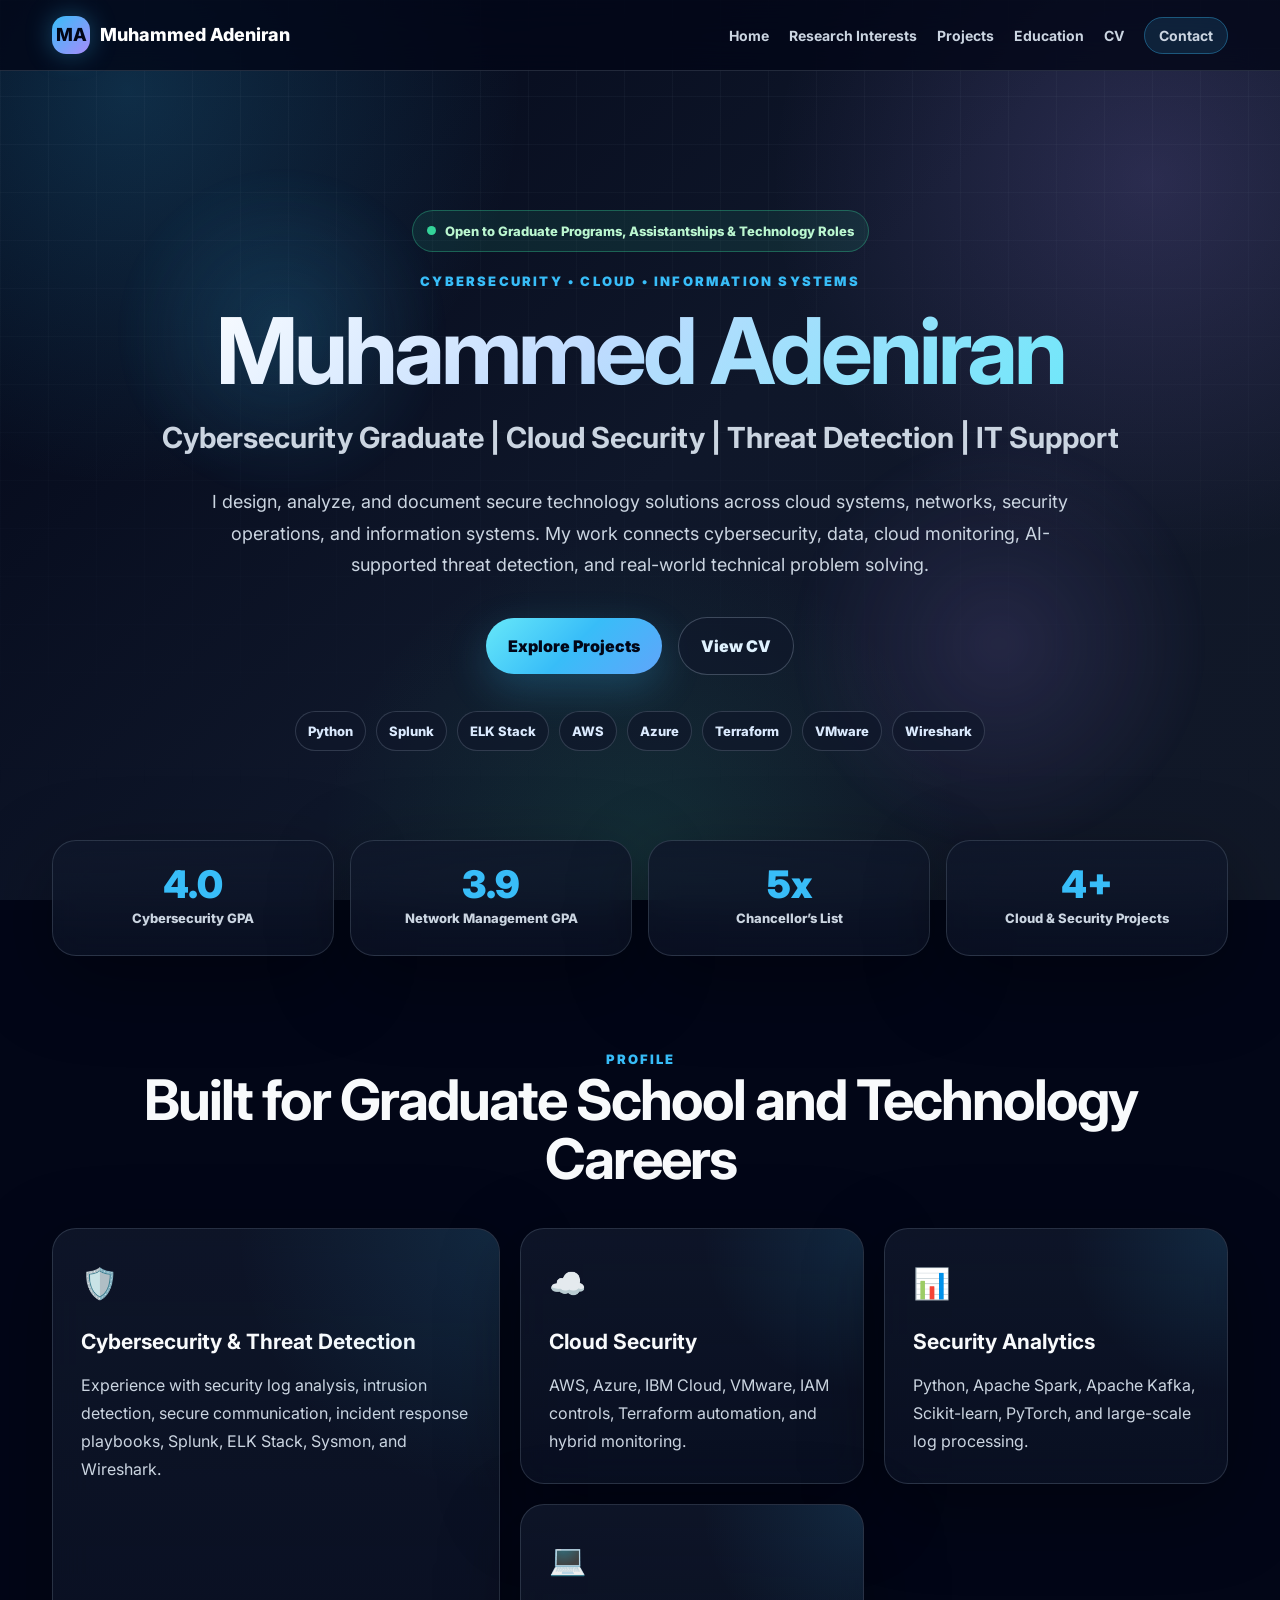
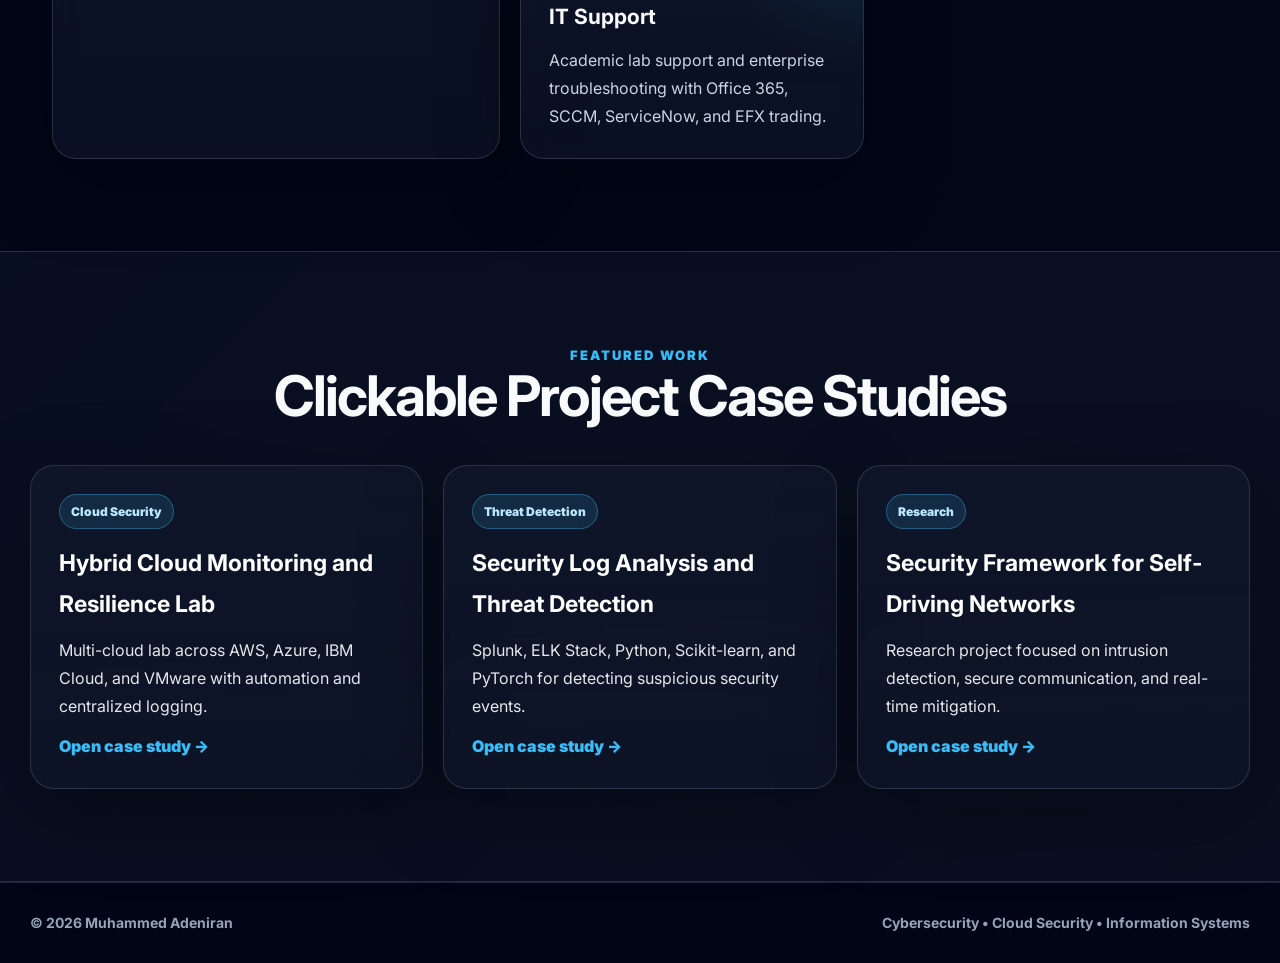
<file: index.html>
<!DOCTYPE html>
<html lang="en">
<head>
  <meta charset="UTF-8" />
  <meta name="viewport" content="width=device-width, initial-scale=1.0" />
  <meta name="description" content="Muhammed Adeniran cybersecurity, cloud security, and information systems portfolio." />
  <title>Muhammed Adeniran | Cybersecurity & Cloud Portfolio</title>
  <link rel="stylesheet" href="style.css" />
</head>
<body>
<div class="page-bg"></div>
<header class="site-header">
  <nav class="navbar">
    <a href="index.html" class="logo">
      <span class="logo-mark">MA</span>
      <span>Muhammed Adeniran</span>
    </a>

    <button class="menu-toggle" id="menuToggle" aria-label="Open navigation menu">☰</button>

    <ul class="nav-links" id="navLinks">
      <li><a href="index.html">Home</a></li>
      <li><a href="research.html">Research Interests</a></li>
      <li><a href="projects.html">Projects</a></li>
      <li><a href="education.html">Education</a></li>
      <li><a href="cv.html">CV</a></li>
      <li><a href="contact.html" class="nav-cta">Contact</a></li>
    </ul>
  </nav>
</header>

<section class="hero premium-hero">
  <div class="hero-glow hero-glow-one"></div>
  <div class="hero-glow hero-glow-two"></div>

  <div class="hero-content">
    <div class="status-pill">
      <span class="pulse-dot"></span>
      Open to Graduate Programs, Assistantships & Technology Roles
    </div>

    <p class="eyebrow">Cybersecurity • Cloud • Information Systems</p>
    <h1>Muhammed Adeniran</h1>
    <h2>Cybersecurity Graduate | Cloud Security | Threat Detection | IT Support</h2>

    <p class="hero-text">
      I design, analyze, and document secure technology solutions across cloud systems, networks,
      security operations, and information systems. My work connects cybersecurity, data, cloud monitoring,
      AI-supported threat detection, and real-world technical problem solving.
    </p>

    <div class="hero-buttons">
      <a href="projects.html" class="btn primary-btn">Explore Projects</a>
      <a href="cv.html" class="btn glass-btn">View CV</a>
    </div>

    <div class="tech-strip">
      <span>Python</span>
      <span>Splunk</span>
      <span>ELK Stack</span>
      <span>AWS</span>
      <span>Azure</span>
      <span>Terraform</span>
      <span>VMware</span>
      <span>Wireshark</span>
    </div>
  </div>
</section>

<section class="stats-section">
  <div class="stat-card">
    <span class="stat-number">4.0</span>
    <span class="stat-label">Cybersecurity GPA</span>
  </div>
  <div class="stat-card">
    <span class="stat-number">3.9</span>
    <span class="stat-label">Network Management GPA</span>
  </div>
  <div class="stat-card">
    <span class="stat-number">5x</span>
    <span class="stat-label">Chancellor’s List</span>
  </div>
  <div class="stat-card">
    <span class="stat-number">4+</span>
    <span class="stat-label">Cloud & Security Projects</span>
  </div>
</section>

<section class="section">
  <div class="section-heading">
    <p class="section-label">Profile</p>
    <h2>Built for Graduate School and Technology Careers</h2>
  </div>

  <div class="feature-grid">
    <div class="feature-card large-feature">
      <span class="feature-icon">🛡️</span>
      <h3>Cybersecurity & Threat Detection</h3>
      <p>
        Experience with security log analysis, intrusion detection, secure communication,
        incident response playbooks, Splunk, ELK Stack, Sysmon, and Wireshark.
      </p>
    </div>

    <div class="feature-card">
      <span class="feature-icon">☁️</span>
      <h3>Cloud Security</h3>
      <p>AWS, Azure, IBM Cloud, VMware, IAM controls, Terraform automation, and hybrid monitoring.</p>
    </div>

    <div class="feature-card">
      <span class="feature-icon">📊</span>
      <h3>Security Analytics</h3>
      <p>Python, Apache Spark, Apache Kafka, Scikit-learn, PyTorch, and large-scale log processing.</p>
    </div>

    <div class="feature-card">
      <span class="feature-icon">💻</span>
      <h3>IT Support</h3>
      <p>Academic lab support and enterprise troubleshooting with Office 365, SCCM, ServiceNow, and EFX trading.</p>
    </div>
  </div>
</section>

<section class="section spotlight-section">
  <div class="section-heading">
    <p class="section-label">Featured Work</p>
    <h2>Clickable Project Case Studies</h2>
  </div>

  <div class="spotlight-grid">
    <a href="project-hybrid-cloud.html" class="spotlight-card">
      <div class="project-tag">Cloud Security</div>
      <h3>Hybrid Cloud Monitoring and Resilience Lab</h3>
      <p>Multi-cloud lab across AWS, Azure, IBM Cloud, and VMware with automation and centralized logging.</p>
      <span>Open case study →</span>
    </a>

    <a href="project-threat-detection.html" class="spotlight-card">
      <div class="project-tag">Threat Detection</div>
      <h3>Security Log Analysis and Threat Detection</h3>
      <p>Splunk, ELK Stack, Python, Scikit-learn, and PyTorch for detecting suspicious security events.</p>
      <span>Open case study →</span>
    </a>

    <a href="project-self-driving-networks.html" class="spotlight-card">
      <div class="project-tag">Research</div>
      <h3>Security Framework for Self-Driving Networks</h3>
      <p>Research project focused on intrusion detection, secure communication, and real-time mitigation.</p>
      <span>Open case study →</span>
    </a>
  </div>
</section>
<footer class="site-footer">
  <div class="footer-inner">
    <p>© 2026 Muhammed Adeniran</p>
    <p>Cybersecurity • Cloud Security • Information Systems</p>
  </div>
</footer>

<script src="script.js"></script>
</body>
</html>
</file>
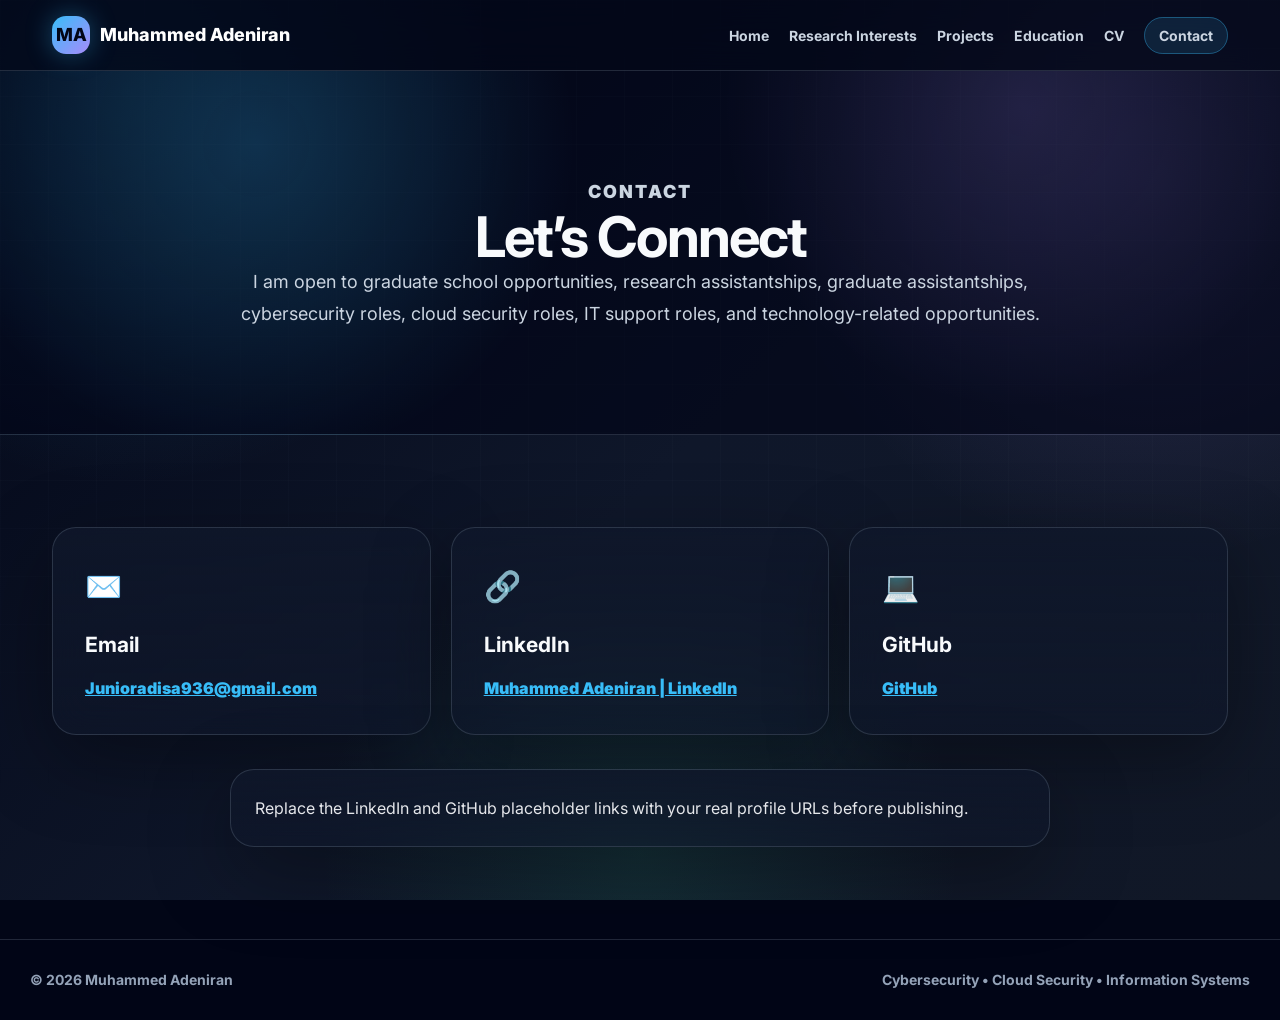
<file: contact.html>
<!DOCTYPE html>
<html lang="en">
<head>
  <meta charset="UTF-8" />
  <meta name="viewport" content="width=device-width, initial-scale=1.0" />
  <meta name="description" content="Muhammed Adeniran cybersecurity, cloud security, and information systems portfolio." />
  <title>Muhammed Adeniran | Contact</title>
  <link rel="stylesheet" href="style.css" />
</head>
<body>
<div class="page-bg"></div>
<header class="site-header">
  <nav class="navbar">
    <a href="index.html" class="logo">
      <span class="logo-mark">MA</span>
      <span>Muhammed Adeniran</span>
    </a>

    <button class="menu-toggle" id="menuToggle" aria-label="Open navigation menu">☰</button>

    <ul class="nav-links" id="navLinks">
      <li><a href="index.html">Home</a></li>
      <li><a href="research.html">Research Interests</a></li>
      <li><a href="projects.html">Projects</a></li>
      <li><a href="education.html">Education</a></li>
      <li><a href="cv.html">CV</a></li>
      <li><a href="contact.html" class="nav-cta">Contact</a></li>
    </ul>
  </nav>
</header>

<section class="page-header premium-page-header">
  <p class="eyebrow">Contact</p>
  <h1>Let’s Connect</h1>
  <p>
    I am open to graduate school opportunities, research assistantships, graduate assistantships,
    cybersecurity roles, cloud security roles, IT support roles, and technology-related opportunities.
  </p>
</section>

<section class="section contact-section">
  <div class="contact-grid premium-contact">
    <div class="contact-card">
      <span class="mini-icon">✉️</span>
      <h3>Email</h3>
      <p><a href="mailto:Junioradisa936@gmail.com">Junioradisa936@gmail.com</a></p>
    </div>
    <div class="contact-card">
      <span class="mini-icon">🔗</span>
      <h3>LinkedIn</h3>
      <p><a href="#">Muhammed Adeniran | LinkedIn</a></p>
    </div>
    <div class="contact-card">
      <span class="mini-icon">💻</span>
      <h3>GitHub</h3>
      <p><a href="#">GitHub</a></p>
    </div>
  </div>

  <div class="contact-note premium-panel">
    <p>Replace the LinkedIn and GitHub placeholder links with your real profile URLs before publishing.</p>
  </div>
</section>
<footer class="site-footer">
  <div class="footer-inner">
    <p>© 2026 Muhammed Adeniran</p>
    <p>Cybersecurity • Cloud Security • Information Systems</p>
  </div>
</footer>

<script src="script.js"></script>
</body>
</html>
</file>
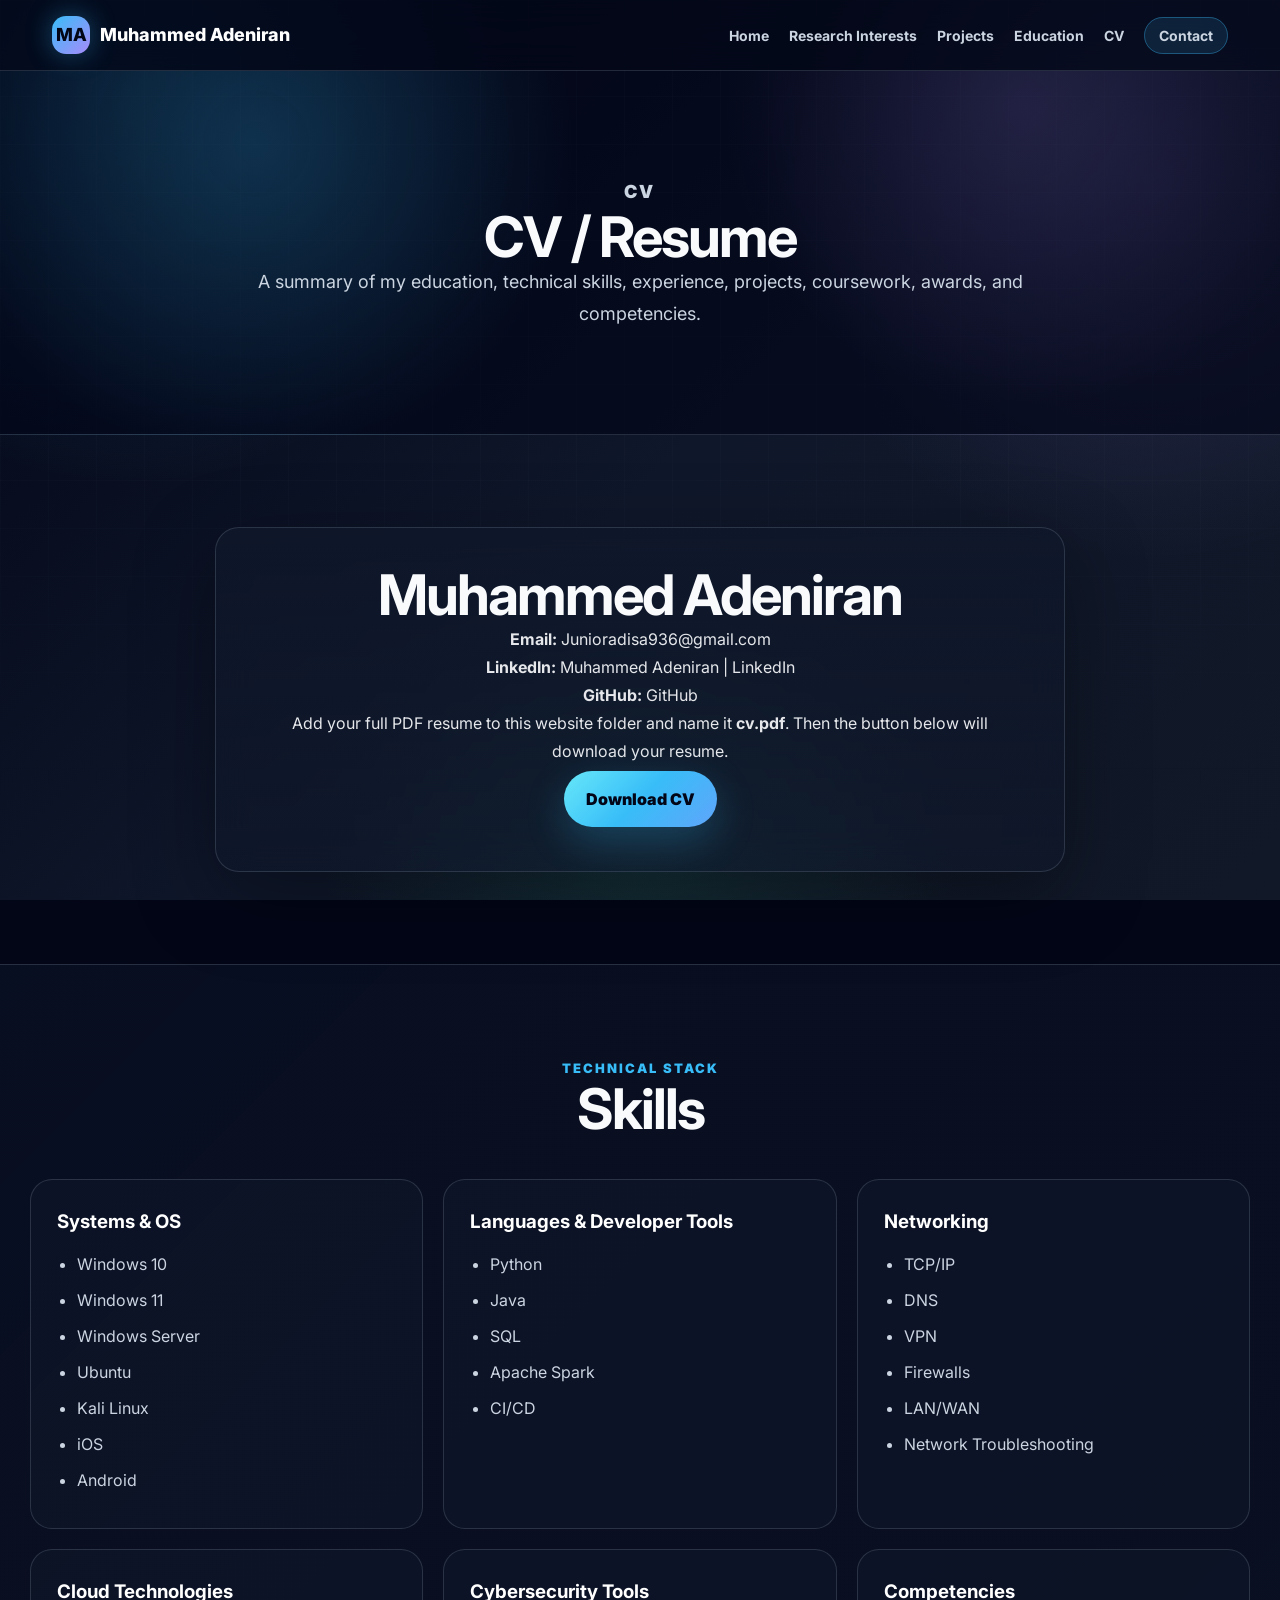
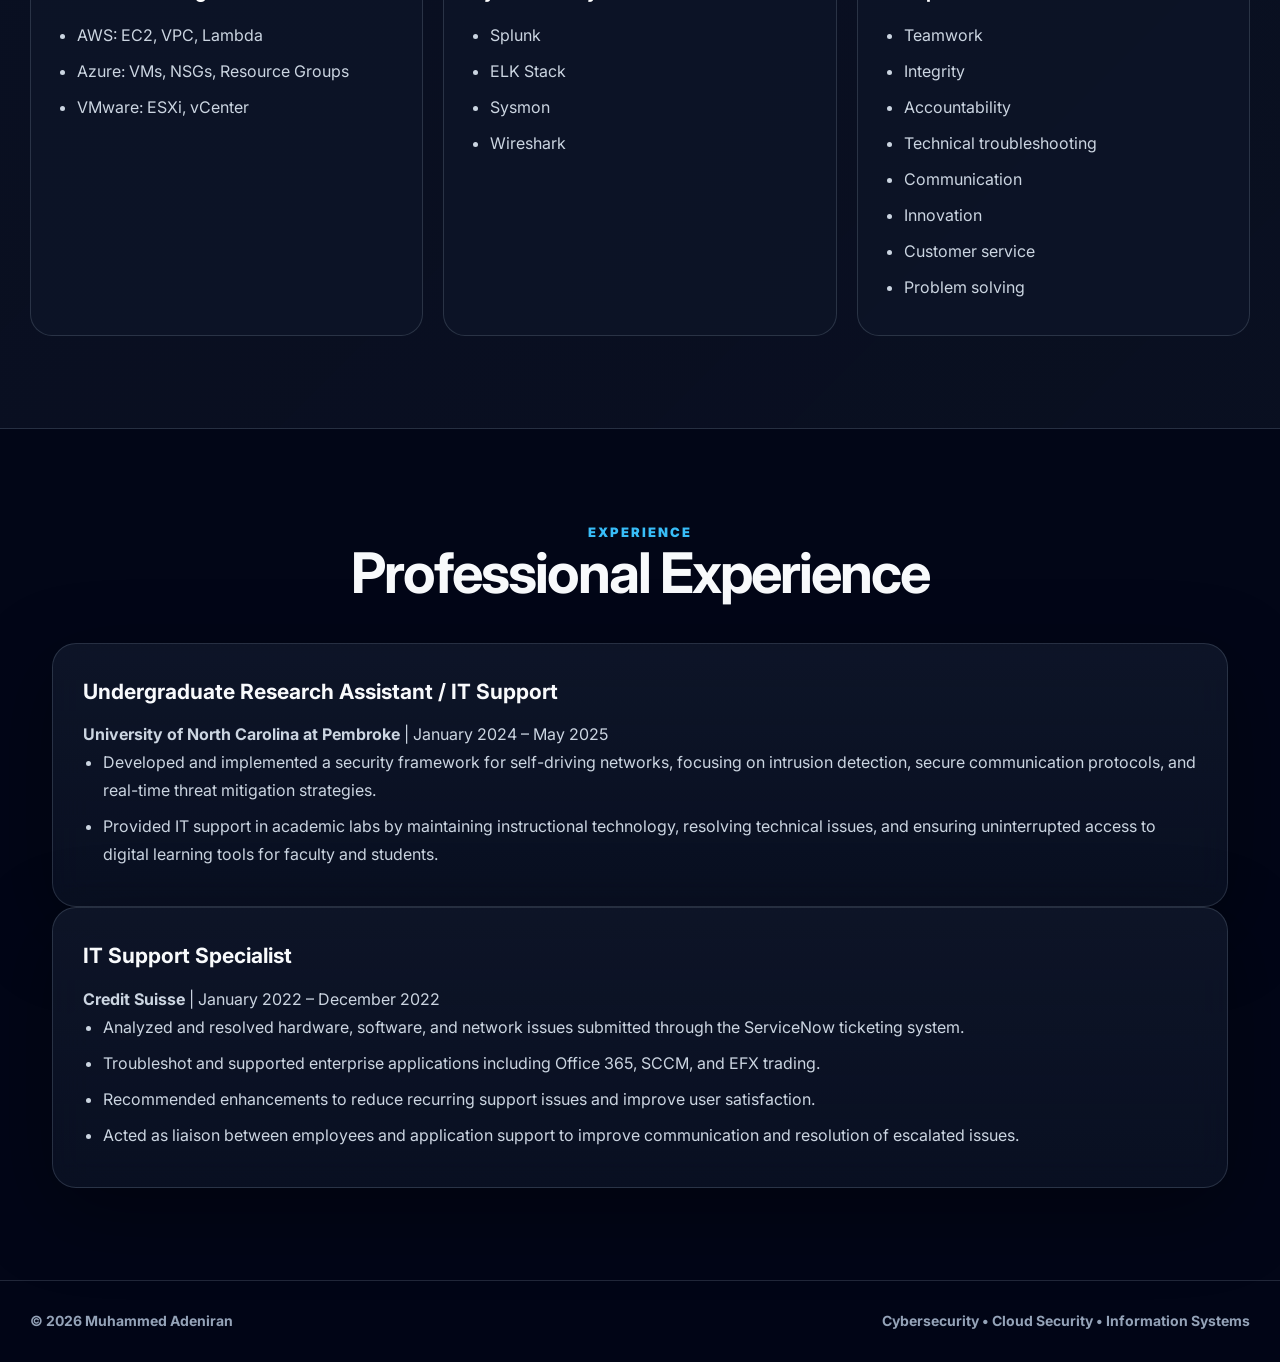
<file: cv.html>
<!DOCTYPE html>
<html lang="en">
<head>
  <meta charset="UTF-8" />
  <meta name="viewport" content="width=device-width, initial-scale=1.0" />
  <meta name="description" content="Muhammed Adeniran cybersecurity, cloud security, and information systems portfolio." />
  <title>Muhammed Adeniran | CV</title>
  <link rel="stylesheet" href="style.css" />
</head>
<body>
<div class="page-bg"></div>
<header class="site-header">
  <nav class="navbar">
    <a href="index.html" class="logo">
      <span class="logo-mark">MA</span>
      <span>Muhammed Adeniran</span>
    </a>

    <button class="menu-toggle" id="menuToggle" aria-label="Open navigation menu">☰</button>

    <ul class="nav-links" id="navLinks">
      <li><a href="index.html">Home</a></li>
      <li><a href="research.html">Research Interests</a></li>
      <li><a href="projects.html">Projects</a></li>
      <li><a href="education.html">Education</a></li>
      <li><a href="cv.html">CV</a></li>
      <li><a href="contact.html" class="nav-cta">Contact</a></li>
    </ul>
  </nav>
</header>

<section class="page-header premium-page-header">
  <p class="eyebrow">CV</p>
  <h1>CV / Resume</h1>
  <p>A summary of my education, technical skills, experience, projects, coursework, awards, and competencies.</p>
</section>

<section class="section">
  <div class="cv-box premium-panel">
    <h2>Muhammed Adeniran</h2>
    <p><strong>Email:</strong> Junioradisa936@gmail.com</p>
    <p><strong>LinkedIn:</strong> Muhammed Adeniran | LinkedIn</p>
    <p><strong>GitHub:</strong> GitHub</p>
    <p>Add your full PDF resume to this website folder and name it <strong>cv.pdf</strong>. Then the button below will download your resume.</p>
    <a href="cv.pdf" class="btn primary-btn" download>Download CV</a>
  </div>
</section>

<section class="section glass-section">
  <div class="section-heading">
    <p class="section-label">Technical Stack</p>
    <h2>Skills</h2>
  </div>

  <div class="skills-grid">
    <div class="skill-box"><h3>Systems & OS</h3><ul><li>Windows 10</li><li>Windows 11</li><li>Windows Server</li><li>Ubuntu</li><li>Kali Linux</li><li>iOS</li><li>Android</li></ul></div>
    <div class="skill-box"><h3>Languages & Developer Tools</h3><ul><li>Python</li><li>Java</li><li>SQL</li><li>Apache Spark</li><li>CI/CD</li></ul></div>
    <div class="skill-box"><h3>Networking</h3><ul><li>TCP/IP</li><li>DNS</li><li>VPN</li><li>Firewalls</li><li>LAN/WAN</li><li>Network Troubleshooting</li></ul></div>
    <div class="skill-box"><h3>Cloud Technologies</h3><ul><li>AWS: EC2, VPC, Lambda</li><li>Azure: VMs, NSGs, Resource Groups</li><li>VMware: ESXi, vCenter</li></ul></div>
    <div class="skill-box"><h3>Cybersecurity Tools</h3><ul><li>Splunk</li><li>ELK Stack</li><li>Sysmon</li><li>Wireshark</li></ul></div>
    <div class="skill-box"><h3>Competencies</h3><ul><li>Teamwork</li><li>Integrity</li><li>Accountability</li><li>Technical troubleshooting</li><li>Communication</li><li>Innovation</li><li>Customer service</li><li>Problem solving</li></ul></div>
  </div>
</section>

<section class="section">
  <div class="section-heading">
    <p class="section-label">Experience</p>
    <h2>Professional Experience</h2>
  </div>

  <div class="experience-card premium-panel">
    <h3>Undergraduate Research Assistant / IT Support</h3>
    <p><strong>University of North Carolina at Pembroke</strong> | January 2024 – May 2025</p>
    <ul>
      <li>Developed and implemented a security framework for self-driving networks, focusing on intrusion detection, secure communication protocols, and real-time threat mitigation strategies.</li>
      <li>Provided IT support in academic labs by maintaining instructional technology, resolving technical issues, and ensuring uninterrupted access to digital learning tools for faculty and students.</li>
    </ul>
  </div>

  <div class="experience-card premium-panel">
    <h3>IT Support Specialist</h3>
    <p><strong>Credit Suisse</strong> | January 2022 – December 2022</p>
    <ul>
      <li>Analyzed and resolved hardware, software, and network issues submitted through the ServiceNow ticketing system.</li>
      <li>Troubleshot and supported enterprise applications including Office 365, SCCM, and EFX trading.</li>
      <li>Recommended enhancements to reduce recurring support issues and improve user satisfaction.</li>
      <li>Acted as liaison between employees and application support to improve communication and resolution of escalated issues.</li>
    </ul>
  </div>
</section>
<footer class="site-footer">
  <div class="footer-inner">
    <p>© 2026 Muhammed Adeniran</p>
    <p>Cybersecurity • Cloud Security • Information Systems</p>
  </div>
</footer>

<script src="script.js"></script>
</body>
</html>
</file>
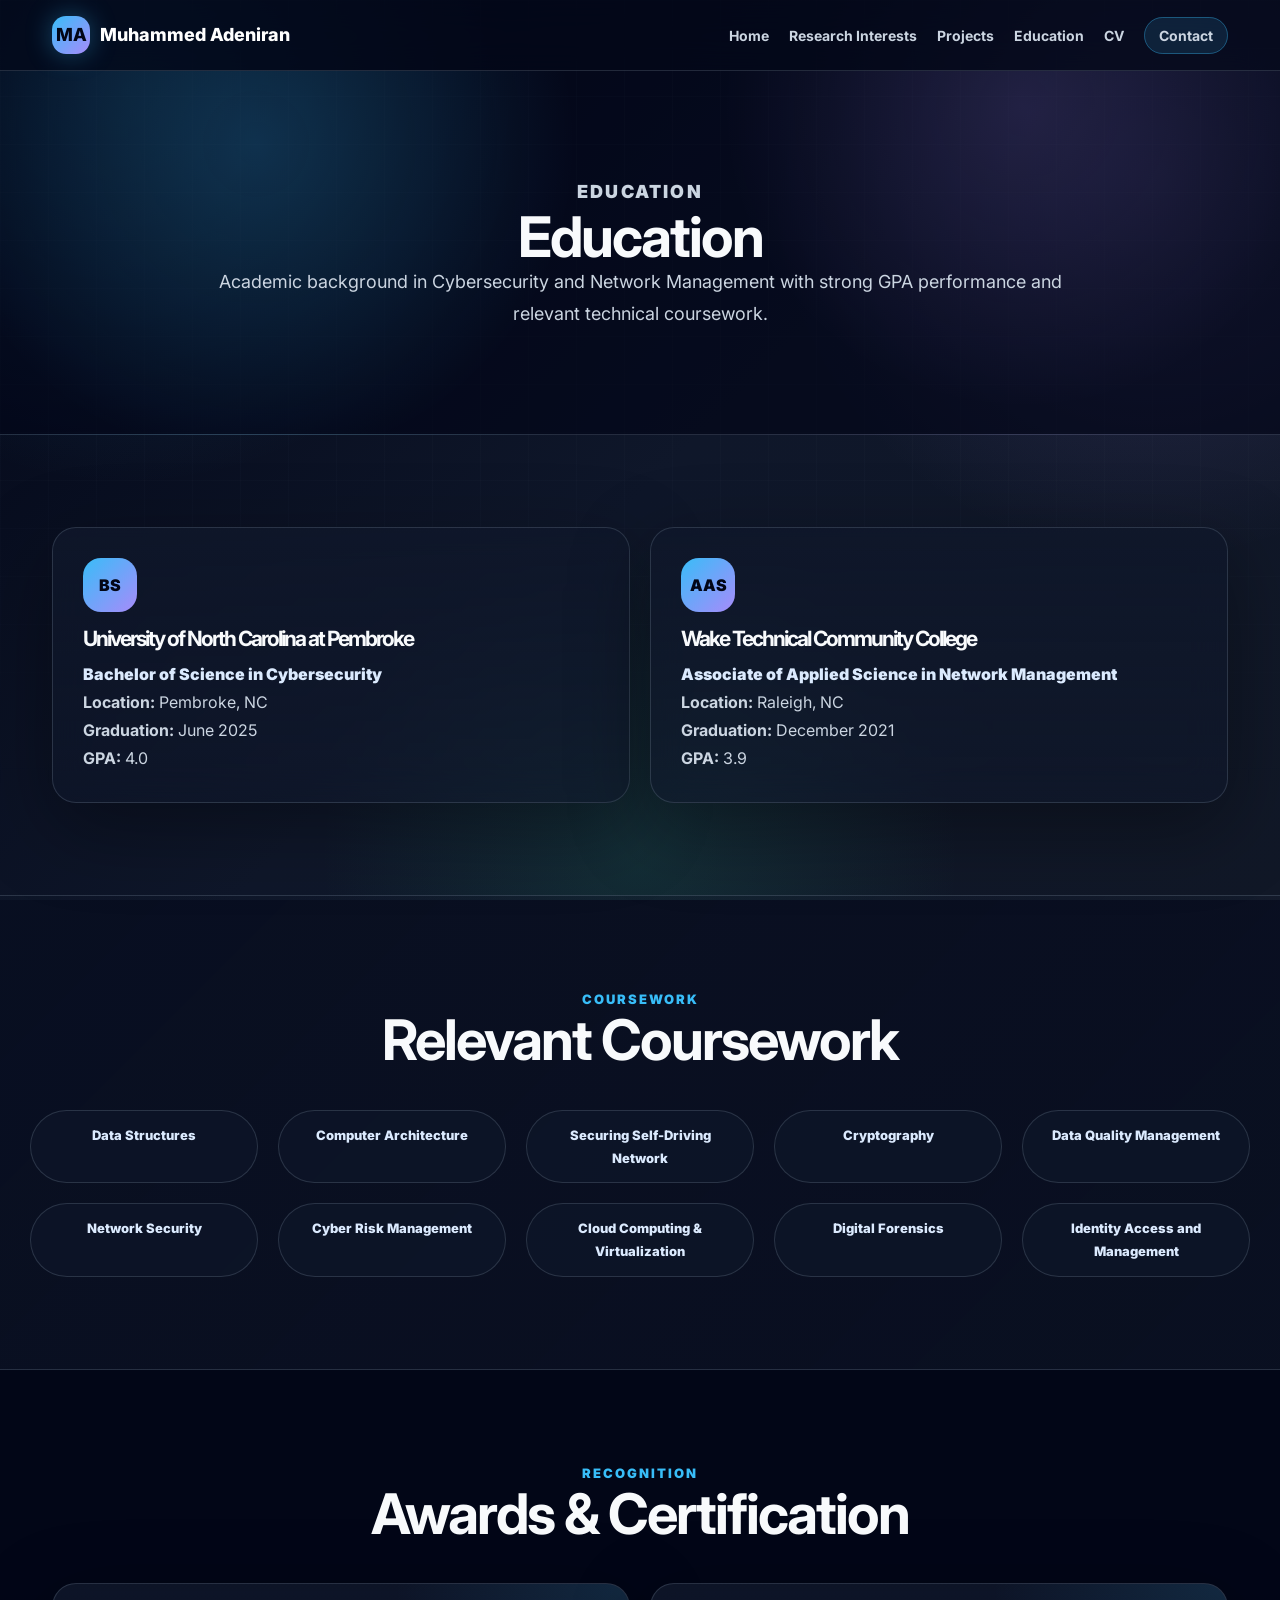
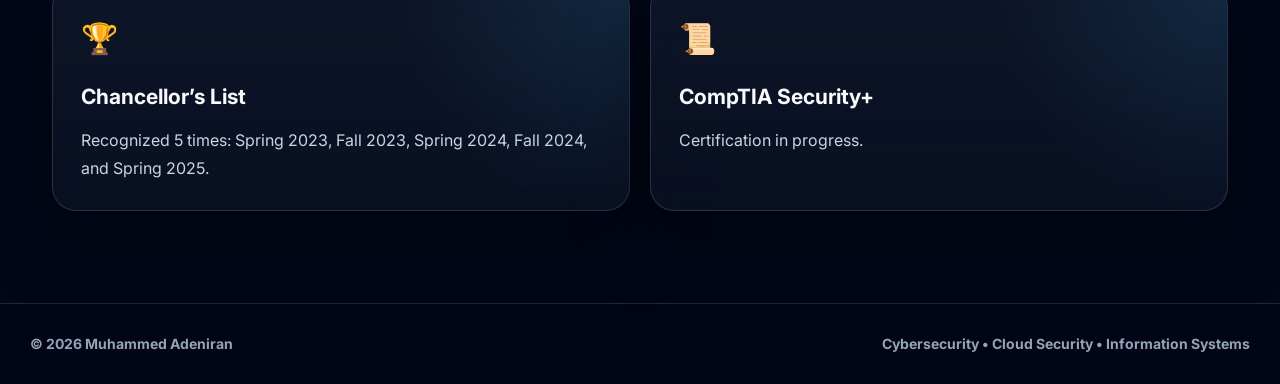
<file: education.html>
<!DOCTYPE html>
<html lang="en">
<head>
  <meta charset="UTF-8" />
  <meta name="viewport" content="width=device-width, initial-scale=1.0" />
  <meta name="description" content="Muhammed Adeniran cybersecurity, cloud security, and information systems portfolio." />
  <title>Muhammed Adeniran | Education</title>
  <link rel="stylesheet" href="style.css" />
</head>
<body>
<div class="page-bg"></div>
<header class="site-header">
  <nav class="navbar">
    <a href="index.html" class="logo">
      <span class="logo-mark">MA</span>
      <span>Muhammed Adeniran</span>
    </a>

    <button class="menu-toggle" id="menuToggle" aria-label="Open navigation menu">☰</button>

    <ul class="nav-links" id="navLinks">
      <li><a href="index.html">Home</a></li>
      <li><a href="research.html">Research Interests</a></li>
      <li><a href="projects.html">Projects</a></li>
      <li><a href="education.html">Education</a></li>
      <li><a href="cv.html">CV</a></li>
      <li><a href="contact.html" class="nav-cta">Contact</a></li>
    </ul>
  </nav>
</header>

<section class="page-header premium-page-header">
  <p class="eyebrow">Education</p>
  <h1>Education</h1>
  <p>Academic background in Cybersecurity and Network Management with strong GPA performance and relevant technical coursework.</p>
</section>

<section class="section">
  <div class="education-timeline">
    <div class="education-card premium-panel">
      <div class="edu-badge">BS</div>
      <h2>University of North Carolina at Pembroke</h2>
      <p class="degree">Bachelor of Science in Cybersecurity</p>
      <p><strong>Location:</strong> Pembroke, NC</p>
      <p><strong>Graduation:</strong> June 2025</p>
      <p><strong>GPA:</strong> 4.0</p>
    </div>

    <div class="education-card premium-panel">
      <div class="edu-badge">AAS</div>
      <h2>Wake Technical Community College</h2>
      <p class="degree">Associate of Applied Science in Network Management</p>
      <p><strong>Location:</strong> Raleigh, NC</p>
      <p><strong>Graduation:</strong> December 2021</p>
      <p><strong>GPA:</strong> 3.9</p>
    </div>
  </div>
</section>

<section class="section glass-section">
  <div class="section-heading">
    <p class="section-label">Coursework</p>
    <h2>Relevant Coursework</h2>
  </div>
  <div class="course-grid">
    <span>Data Structures</span>
    <span>Computer Architecture</span>
    <span>Securing Self-Driving Network</span>
    <span>Cryptography</span>
    <span>Data Quality Management</span>
    <span>Network Security</span>
    <span>Cyber Risk Management</span>
    <span>Cloud Computing & Virtualization</span>
    <span>Digital Forensics</span>
    <span>Identity Access and Management</span>
  </div>
</section>

<section class="section">
  <div class="section-heading">
    <p class="section-label">Recognition</p>
    <h2>Awards & Certification</h2>
  </div>

  <div class="feature-grid two-feature-grid">
    <div class="feature-card">
      <span class="feature-icon">🏆</span>
      <h3>Chancellor’s List</h3>
      <p>Recognized 5 times: Spring 2023, Fall 2023, Spring 2024, Fall 2024, and Spring 2025.</p>
    </div>
    <div class="feature-card">
      <span class="feature-icon">📜</span>
      <h3>CompTIA Security+</h3>
      <p>Certification in progress.</p>
    </div>
  </div>
</section>
<footer class="site-footer">
  <div class="footer-inner">
    <p>© 2026 Muhammed Adeniran</p>
    <p>Cybersecurity • Cloud Security • Information Systems</p>
  </div>
</footer>

<script src="script.js"></script>
</body>
</html>
</file>
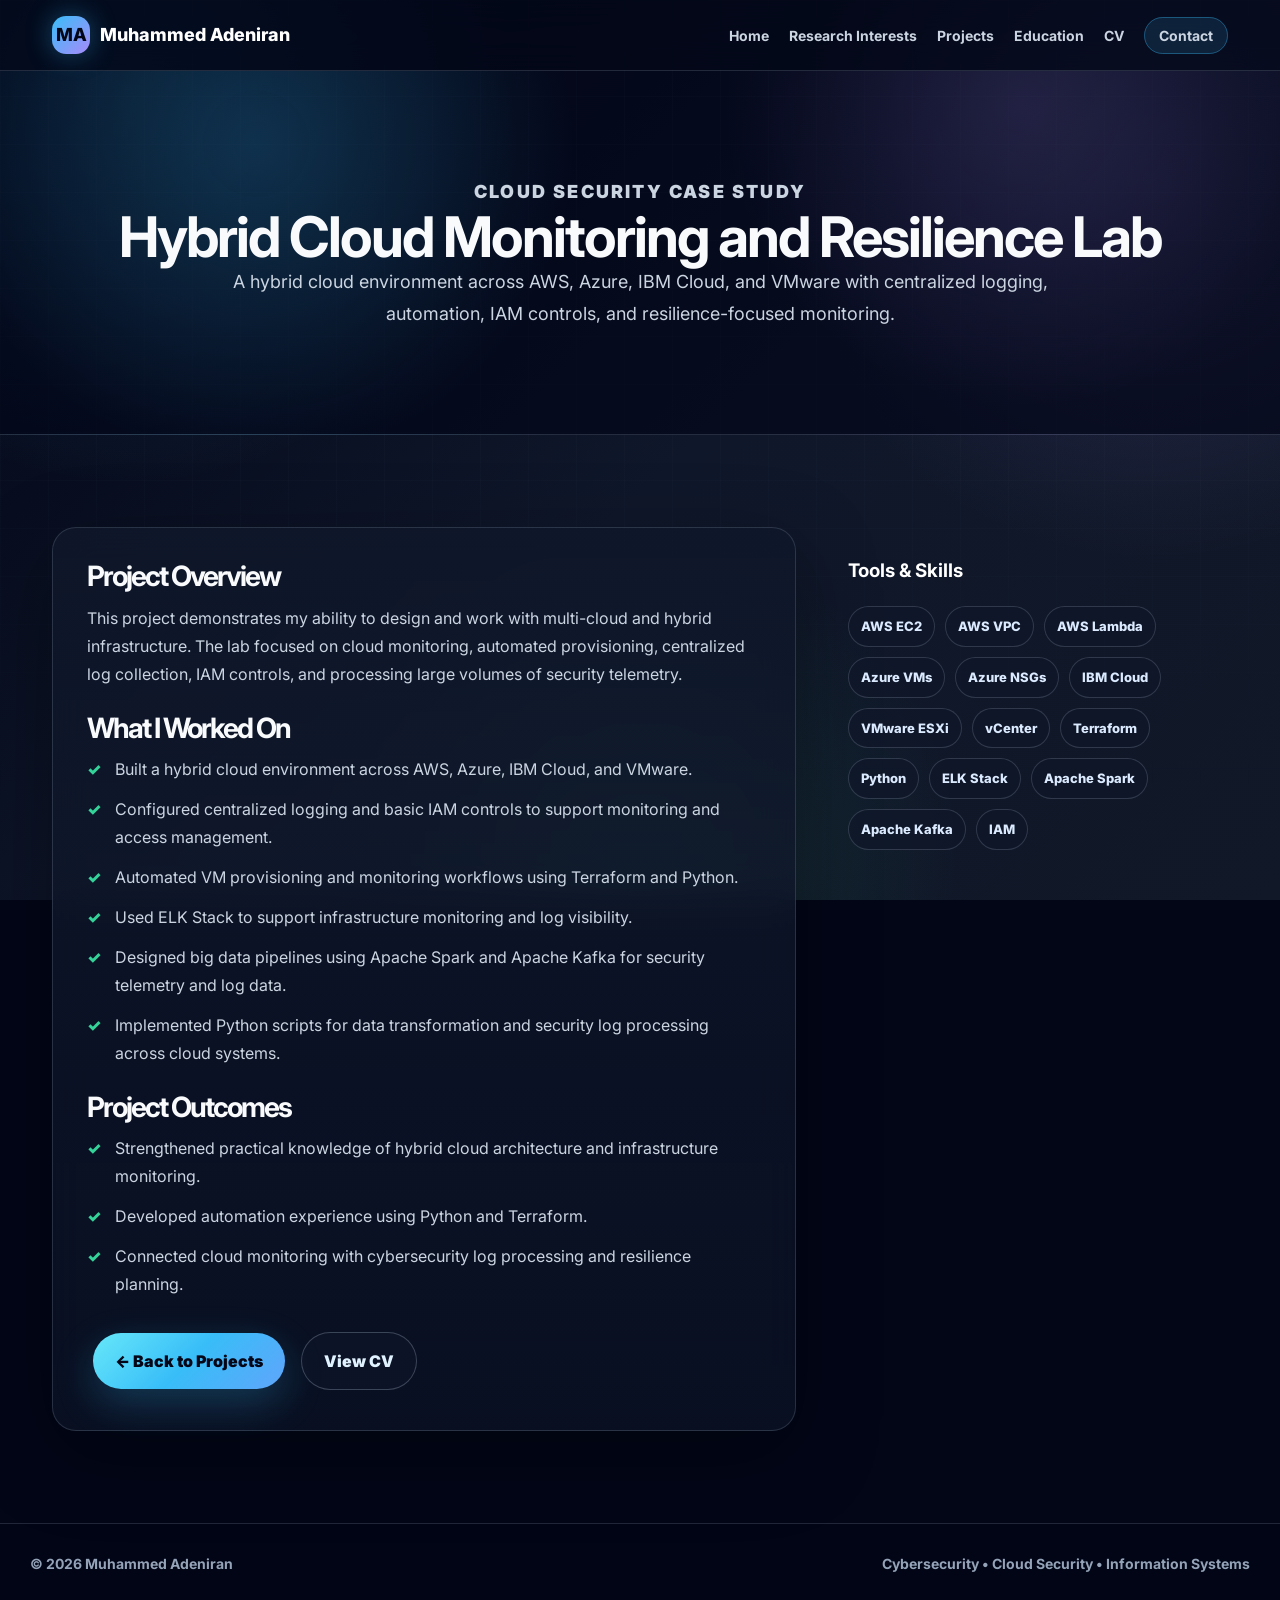
<file: project-hybrid-cloud.html>
<!DOCTYPE html>
<html lang="en">
<head>
  <meta charset="UTF-8" />
  <meta name="viewport" content="width=device-width, initial-scale=1.0" />
  <meta name="description" content="Muhammed Adeniran cybersecurity, cloud security, and information systems portfolio." />
  <title>Muhammed Adeniran | Hybrid Cloud Monitoring and Resilience Lab</title>
  <link rel="stylesheet" href="style.css" />
</head>
<body>
<div class="page-bg"></div>
<header class="site-header">
  <nav class="navbar">
    <a href="index.html" class="logo">
      <span class="logo-mark">MA</span>
      <span>Muhammed Adeniran</span>
    </a>

    <button class="menu-toggle" id="menuToggle" aria-label="Open navigation menu">☰</button>

    <ul class="nav-links" id="navLinks">
      <li><a href="index.html">Home</a></li>
      <li><a href="research.html">Research Interests</a></li>
      <li><a href="projects.html">Projects</a></li>
      <li><a href="education.html">Education</a></li>
      <li><a href="cv.html">CV</a></li>
      <li><a href="contact.html" class="nav-cta">Contact</a></li>
    </ul>
  </nav>
</header>

<section class="page-header premium-page-header">
  <p class="eyebrow">Cloud Security Case Study</p>
  <h1>Hybrid Cloud Monitoring and Resilience Lab</h1>
  <p>A hybrid cloud environment across AWS, Azure, IBM Cloud, and VMware with centralized logging, automation, IAM controls, and resilience-focused monitoring.</p>
</section>

<section class="section">
  <div class="project-detail-layout">
    <main class="project-main premium-panel">
      <h2>Project Overview</h2>
      <p>This project demonstrates my ability to design and work with multi-cloud and hybrid infrastructure. The lab focused on cloud monitoring, automated provisioning, centralized log collection, IAM controls, and processing large volumes of security telemetry.</p>

      <h2>What I Worked On</h2>
      <ul class="clean-list check-list">
        <li>Built a hybrid cloud environment across AWS, Azure, IBM Cloud, and VMware.</li>
<li>Configured centralized logging and basic IAM controls to support monitoring and access management.</li>
<li>Automated VM provisioning and monitoring workflows using Terraform and Python.</li>
<li>Used ELK Stack to support infrastructure monitoring and log visibility.</li>
<li>Designed big data pipelines using Apache Spark and Apache Kafka for security telemetry and log data.</li>
<li>Implemented Python scripts for data transformation and security log processing across cloud systems.</li>
      </ul>

      <h2>Project Outcomes</h2>
      <ul class="clean-list check-list">
        <li>Strengthened practical knowledge of hybrid cloud architecture and infrastructure monitoring.</li>
<li>Developed automation experience using Python and Terraform.</li>
<li>Connected cloud monitoring with cybersecurity log processing and resilience planning.</li>
      </ul>

      <div class="project-nav-buttons">
        <a href="projects.html" class="btn primary-btn">← Back to Projects</a>
        <a href="cv.html" class="btn outline-btn">View CV</a>
      </div>
    </main>

    <aside class="project-sidebar premium-sidebar">
      <h3>Tools & Skills</h3>
      <div class="tool-tags">
        <span>AWS EC2</span>
<span>AWS VPC</span>
<span>AWS Lambda</span>
<span>Azure VMs</span>
<span>Azure NSGs</span>
<span>IBM Cloud</span>
<span>VMware ESXi</span>
<span>vCenter</span>
<span>Terraform</span>
<span>Python</span>
<span>ELK Stack</span>
<span>Apache Spark</span>
<span>Apache Kafka</span>
<span>IAM</span>
      </div>
    </aside>
  </div>
</section>
<footer class="site-footer">
  <div class="footer-inner">
    <p>© 2026 Muhammed Adeniran</p>
    <p>Cybersecurity • Cloud Security • Information Systems</p>
  </div>
</footer>

<script src="script.js"></script>
</body>
</html>
</file>
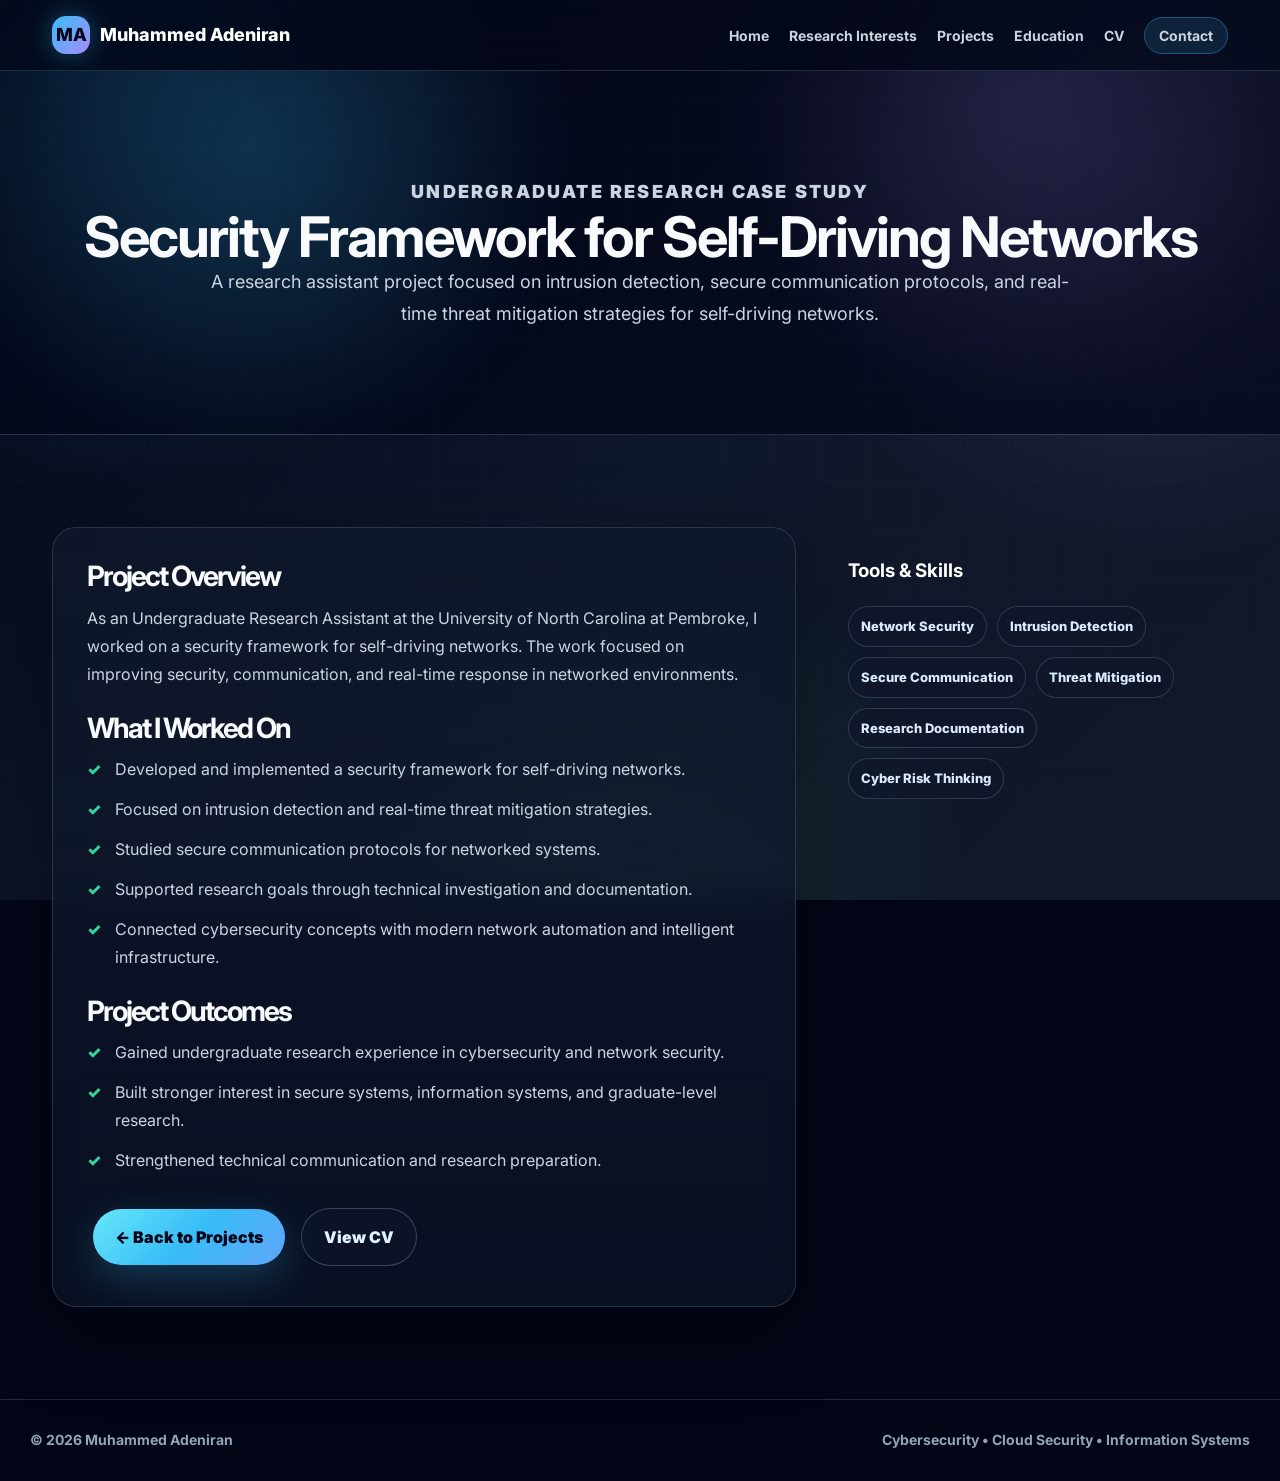
<file: project-self-driving-networks.html>
<!DOCTYPE html>
<html lang="en">
<head>
  <meta charset="UTF-8" />
  <meta name="viewport" content="width=device-width, initial-scale=1.0" />
  <meta name="description" content="Muhammed Adeniran cybersecurity, cloud security, and information systems portfolio." />
  <title>Muhammed Adeniran | Security Framework for Self-Driving Networks</title>
  <link rel="stylesheet" href="style.css" />
</head>
<body>
<div class="page-bg"></div>
<header class="site-header">
  <nav class="navbar">
    <a href="index.html" class="logo">
      <span class="logo-mark">MA</span>
      <span>Muhammed Adeniran</span>
    </a>

    <button class="menu-toggle" id="menuToggle" aria-label="Open navigation menu">☰</button>

    <ul class="nav-links" id="navLinks">
      <li><a href="index.html">Home</a></li>
      <li><a href="research.html">Research Interests</a></li>
      <li><a href="projects.html">Projects</a></li>
      <li><a href="education.html">Education</a></li>
      <li><a href="cv.html">CV</a></li>
      <li><a href="contact.html" class="nav-cta">Contact</a></li>
    </ul>
  </nav>
</header>

<section class="page-header premium-page-header">
  <p class="eyebrow">Undergraduate Research Case Study</p>
  <h1>Security Framework for Self-Driving Networks</h1>
  <p>A research assistant project focused on intrusion detection, secure communication protocols, and real-time threat mitigation strategies for self-driving networks.</p>
</section>

<section class="section">
  <div class="project-detail-layout">
    <main class="project-main premium-panel">
      <h2>Project Overview</h2>
      <p>As an Undergraduate Research Assistant at the University of North Carolina at Pembroke, I worked on a security framework for self-driving networks. The work focused on improving security, communication, and real-time response in networked environments.</p>

      <h2>What I Worked On</h2>
      <ul class="clean-list check-list">
        <li>Developed and implemented a security framework for self-driving networks.</li>
<li>Focused on intrusion detection and real-time threat mitigation strategies.</li>
<li>Studied secure communication protocols for networked systems.</li>
<li>Supported research goals through technical investigation and documentation.</li>
<li>Connected cybersecurity concepts with modern network automation and intelligent infrastructure.</li>
      </ul>

      <h2>Project Outcomes</h2>
      <ul class="clean-list check-list">
        <li>Gained undergraduate research experience in cybersecurity and network security.</li>
<li>Built stronger interest in secure systems, information systems, and graduate-level research.</li>
<li>Strengthened technical communication and research preparation.</li>
      </ul>

      <div class="project-nav-buttons">
        <a href="projects.html" class="btn primary-btn">← Back to Projects</a>
        <a href="cv.html" class="btn outline-btn">View CV</a>
      </div>
    </main>

    <aside class="project-sidebar premium-sidebar">
      <h3>Tools & Skills</h3>
      <div class="tool-tags">
        <span>Network Security</span>
<span>Intrusion Detection</span>
<span>Secure Communication</span>
<span>Threat Mitigation</span>
<span>Research Documentation</span>
<span>Cyber Risk Thinking</span>
      </div>
    </aside>
  </div>
</section>
<footer class="site-footer">
  <div class="footer-inner">
    <p>© 2026 Muhammed Adeniran</p>
    <p>Cybersecurity • Cloud Security • Information Systems</p>
  </div>
</footer>

<script src="script.js"></script>
</body>
</html>
</file>
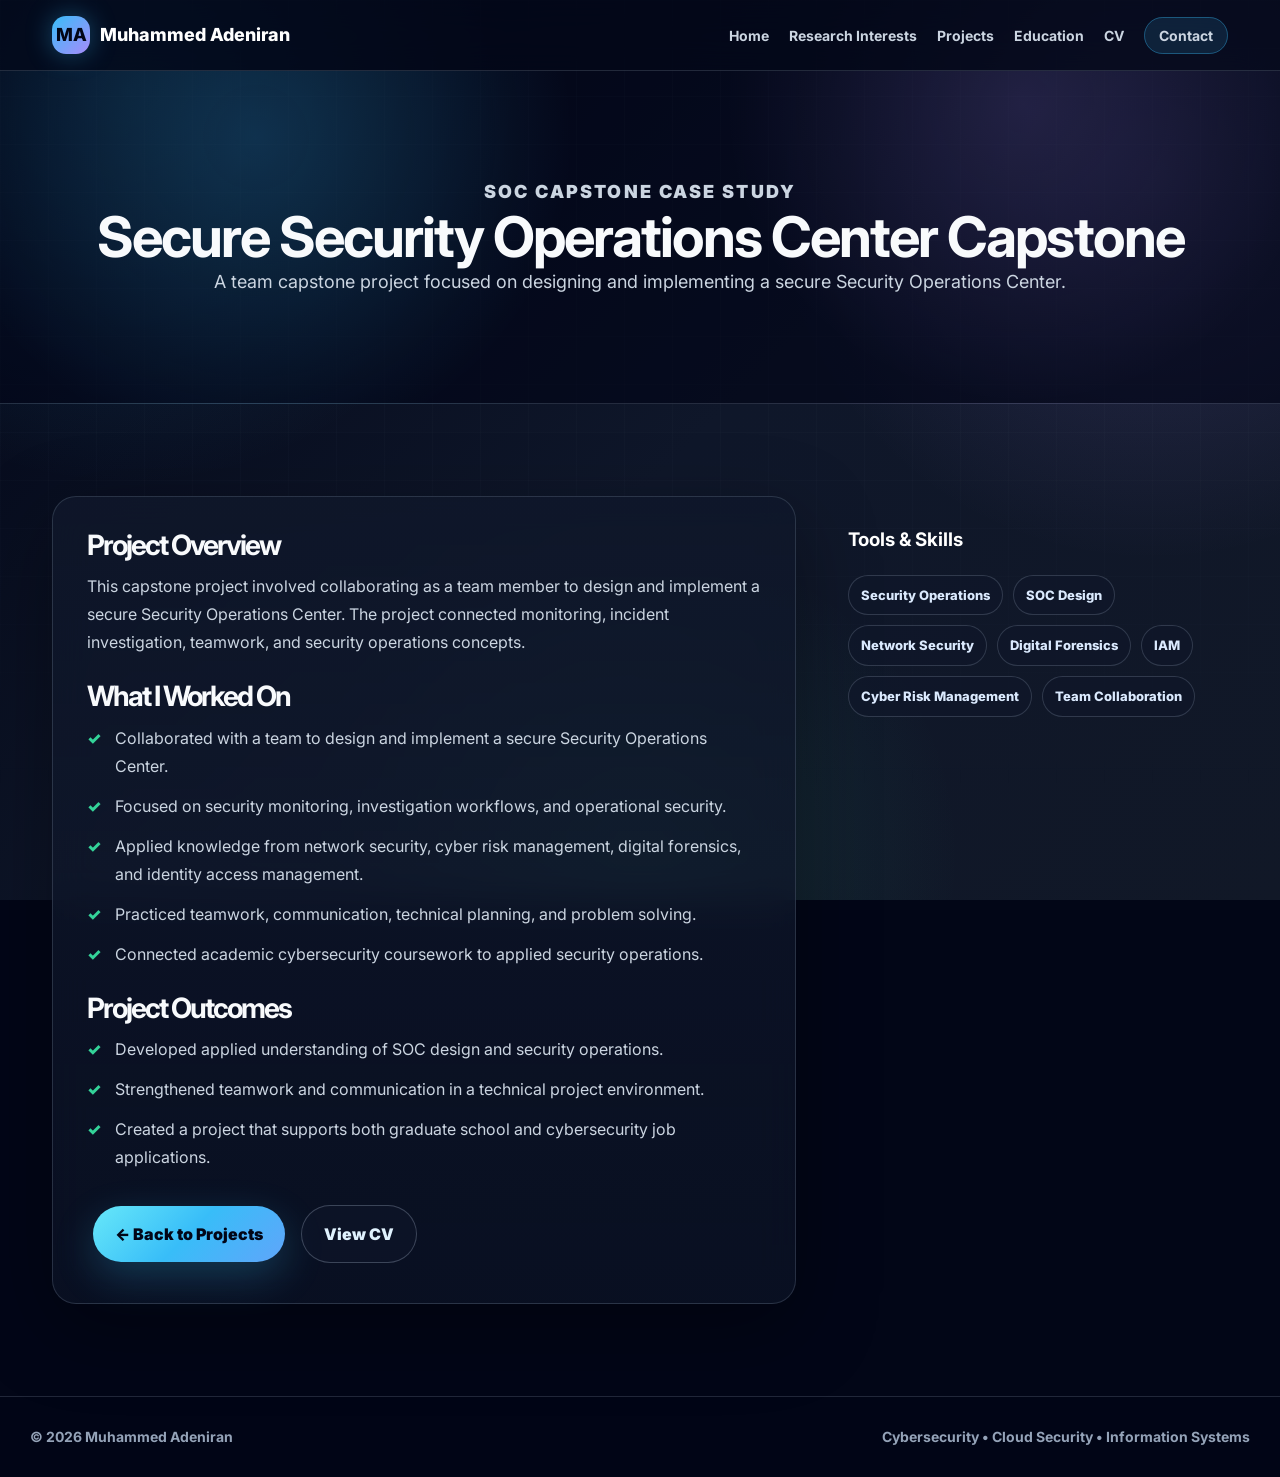
<file: project-soc-capstone.html>
<!DOCTYPE html>
<html lang="en">
<head>
  <meta charset="UTF-8" />
  <meta name="viewport" content="width=device-width, initial-scale=1.0" />
  <meta name="description" content="Muhammed Adeniran cybersecurity, cloud security, and information systems portfolio." />
  <title>Muhammed Adeniran | Secure Security Operations Center Capstone</title>
  <link rel="stylesheet" href="style.css" />
</head>
<body>
<div class="page-bg"></div>
<header class="site-header">
  <nav class="navbar">
    <a href="index.html" class="logo">
      <span class="logo-mark">MA</span>
      <span>Muhammed Adeniran</span>
    </a>

    <button class="menu-toggle" id="menuToggle" aria-label="Open navigation menu">☰</button>

    <ul class="nav-links" id="navLinks">
      <li><a href="index.html">Home</a></li>
      <li><a href="research.html">Research Interests</a></li>
      <li><a href="projects.html">Projects</a></li>
      <li><a href="education.html">Education</a></li>
      <li><a href="cv.html">CV</a></li>
      <li><a href="contact.html" class="nav-cta">Contact</a></li>
    </ul>
  </nav>
</header>

<section class="page-header premium-page-header">
  <p class="eyebrow">SOC Capstone Case Study</p>
  <h1>Secure Security Operations Center Capstone</h1>
  <p>A team capstone project focused on designing and implementing a secure Security Operations Center.</p>
</section>

<section class="section">
  <div class="project-detail-layout">
    <main class="project-main premium-panel">
      <h2>Project Overview</h2>
      <p>This capstone project involved collaborating as a team member to design and implement a secure Security Operations Center. The project connected monitoring, incident investigation, teamwork, and security operations concepts.</p>

      <h2>What I Worked On</h2>
      <ul class="clean-list check-list">
        <li>Collaborated with a team to design and implement a secure Security Operations Center.</li>
<li>Focused on security monitoring, investigation workflows, and operational security.</li>
<li>Applied knowledge from network security, cyber risk management, digital forensics, and identity access management.</li>
<li>Practiced teamwork, communication, technical planning, and problem solving.</li>
<li>Connected academic cybersecurity coursework to applied security operations.</li>
      </ul>

      <h2>Project Outcomes</h2>
      <ul class="clean-list check-list">
        <li>Developed applied understanding of SOC design and security operations.</li>
<li>Strengthened teamwork and communication in a technical project environment.</li>
<li>Created a project that supports both graduate school and cybersecurity job applications.</li>
      </ul>

      <div class="project-nav-buttons">
        <a href="projects.html" class="btn primary-btn">← Back to Projects</a>
        <a href="cv.html" class="btn outline-btn">View CV</a>
      </div>
    </main>

    <aside class="project-sidebar premium-sidebar">
      <h3>Tools & Skills</h3>
      <div class="tool-tags">
        <span>Security Operations</span>
<span>SOC Design</span>
<span>Network Security</span>
<span>Digital Forensics</span>
<span>IAM</span>
<span>Cyber Risk Management</span>
<span>Team Collaboration</span>
      </div>
    </aside>
  </div>
</section>
<footer class="site-footer">
  <div class="footer-inner">
    <p>© 2026 Muhammed Adeniran</p>
    <p>Cybersecurity • Cloud Security • Information Systems</p>
  </div>
</footer>

<script src="script.js"></script>
</body>
</html>
</file>
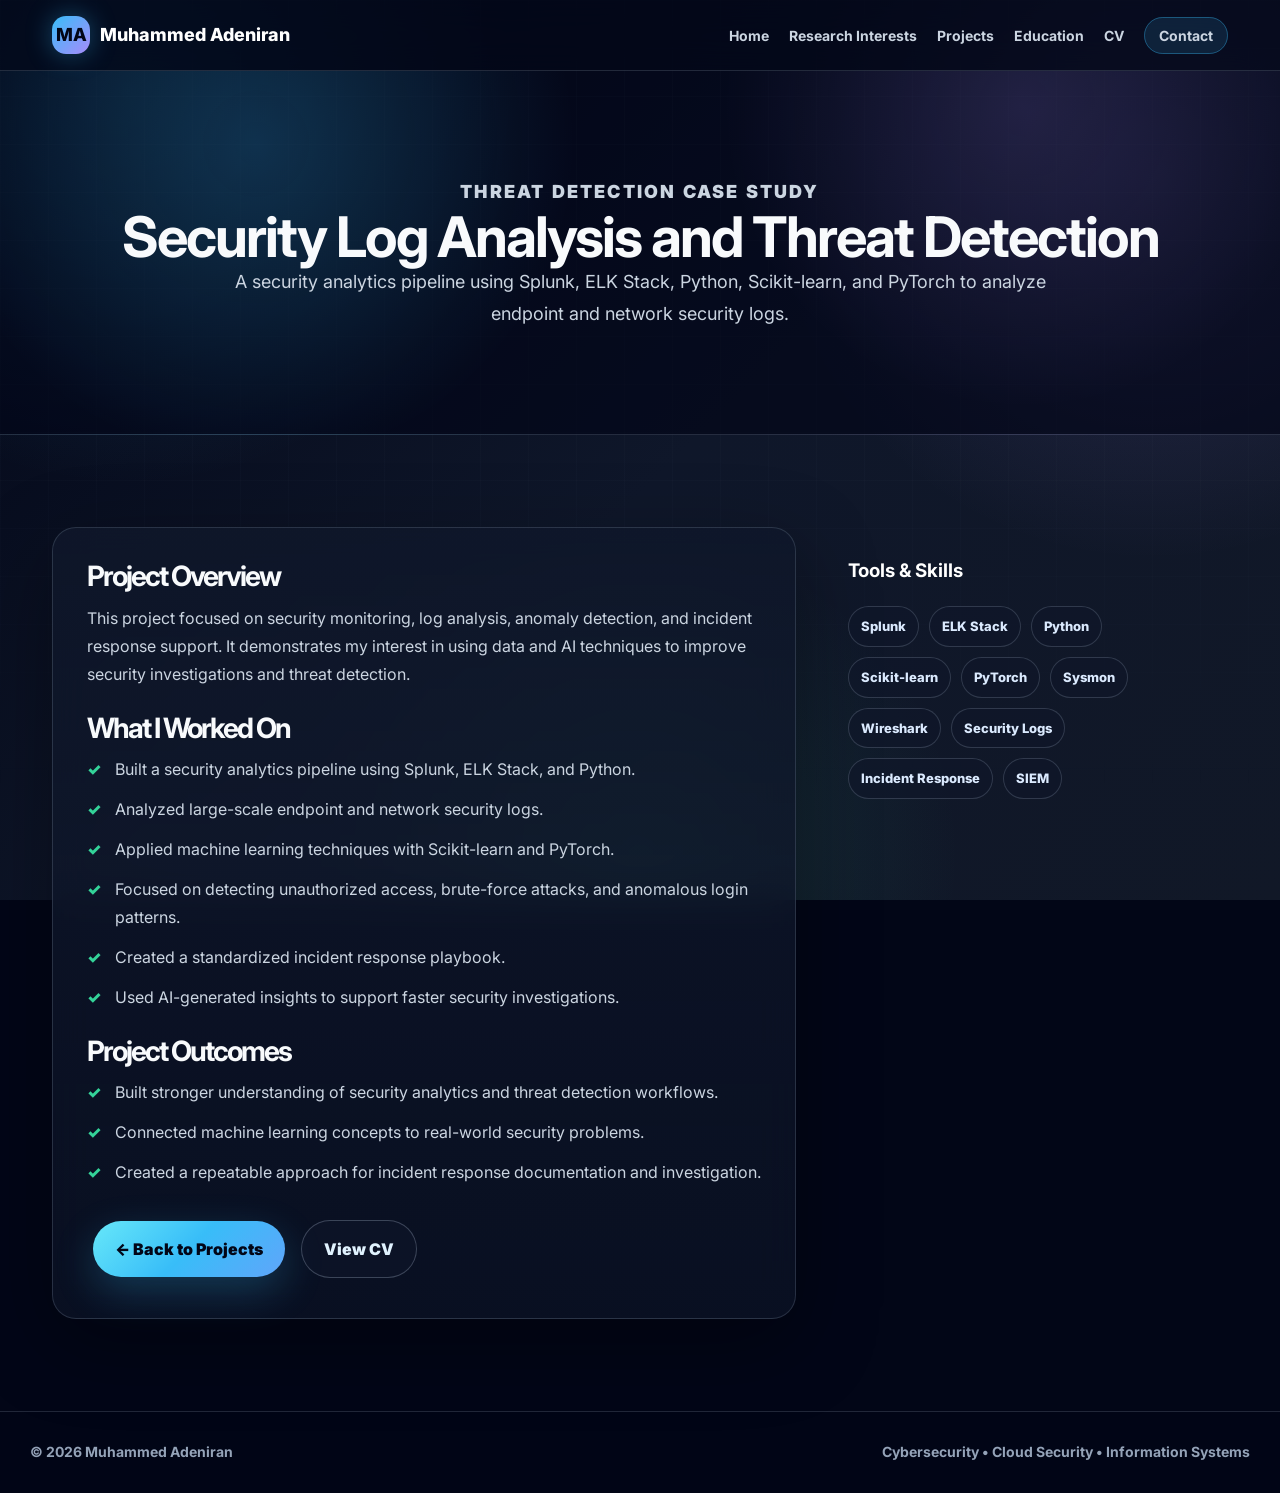
<file: project-threat-detection.html>
<!DOCTYPE html>
<html lang="en">
<head>
  <meta charset="UTF-8" />
  <meta name="viewport" content="width=device-width, initial-scale=1.0" />
  <meta name="description" content="Muhammed Adeniran cybersecurity, cloud security, and information systems portfolio." />
  <title>Muhammed Adeniran | Security Log Analysis and Threat Detection</title>
  <link rel="stylesheet" href="style.css" />
</head>
<body>
<div class="page-bg"></div>
<header class="site-header">
  <nav class="navbar">
    <a href="index.html" class="logo">
      <span class="logo-mark">MA</span>
      <span>Muhammed Adeniran</span>
    </a>

    <button class="menu-toggle" id="menuToggle" aria-label="Open navigation menu">☰</button>

    <ul class="nav-links" id="navLinks">
      <li><a href="index.html">Home</a></li>
      <li><a href="research.html">Research Interests</a></li>
      <li><a href="projects.html">Projects</a></li>
      <li><a href="education.html">Education</a></li>
      <li><a href="cv.html">CV</a></li>
      <li><a href="contact.html" class="nav-cta">Contact</a></li>
    </ul>
  </nav>
</header>

<section class="page-header premium-page-header">
  <p class="eyebrow">Threat Detection Case Study</p>
  <h1>Security Log Analysis and Threat Detection</h1>
  <p>A security analytics pipeline using Splunk, ELK Stack, Python, Scikit-learn, and PyTorch to analyze endpoint and network security logs.</p>
</section>

<section class="section">
  <div class="project-detail-layout">
    <main class="project-main premium-panel">
      <h2>Project Overview</h2>
      <p>This project focused on security monitoring, log analysis, anomaly detection, and incident response support. It demonstrates my interest in using data and AI techniques to improve security investigations and threat detection.</p>

      <h2>What I Worked On</h2>
      <ul class="clean-list check-list">
        <li>Built a security analytics pipeline using Splunk, ELK Stack, and Python.</li>
<li>Analyzed large-scale endpoint and network security logs.</li>
<li>Applied machine learning techniques with Scikit-learn and PyTorch.</li>
<li>Focused on detecting unauthorized access, brute-force attacks, and anomalous login patterns.</li>
<li>Created a standardized incident response playbook.</li>
<li>Used AI-generated insights to support faster security investigations.</li>
      </ul>

      <h2>Project Outcomes</h2>
      <ul class="clean-list check-list">
        <li>Built stronger understanding of security analytics and threat detection workflows.</li>
<li>Connected machine learning concepts to real-world security problems.</li>
<li>Created a repeatable approach for incident response documentation and investigation.</li>
      </ul>

      <div class="project-nav-buttons">
        <a href="projects.html" class="btn primary-btn">← Back to Projects</a>
        <a href="cv.html" class="btn outline-btn">View CV</a>
      </div>
    </main>

    <aside class="project-sidebar premium-sidebar">
      <h3>Tools & Skills</h3>
      <div class="tool-tags">
        <span>Splunk</span>
<span>ELK Stack</span>
<span>Python</span>
<span>Scikit-learn</span>
<span>PyTorch</span>
<span>Sysmon</span>
<span>Wireshark</span>
<span>Security Logs</span>
<span>Incident Response</span>
<span>SIEM</span>
      </div>
    </aside>
  </div>
</section>
<footer class="site-footer">
  <div class="footer-inner">
    <p>© 2026 Muhammed Adeniran</p>
    <p>Cybersecurity • Cloud Security • Information Systems</p>
  </div>
</footer>

<script src="script.js"></script>
</body>
</html>
</file>
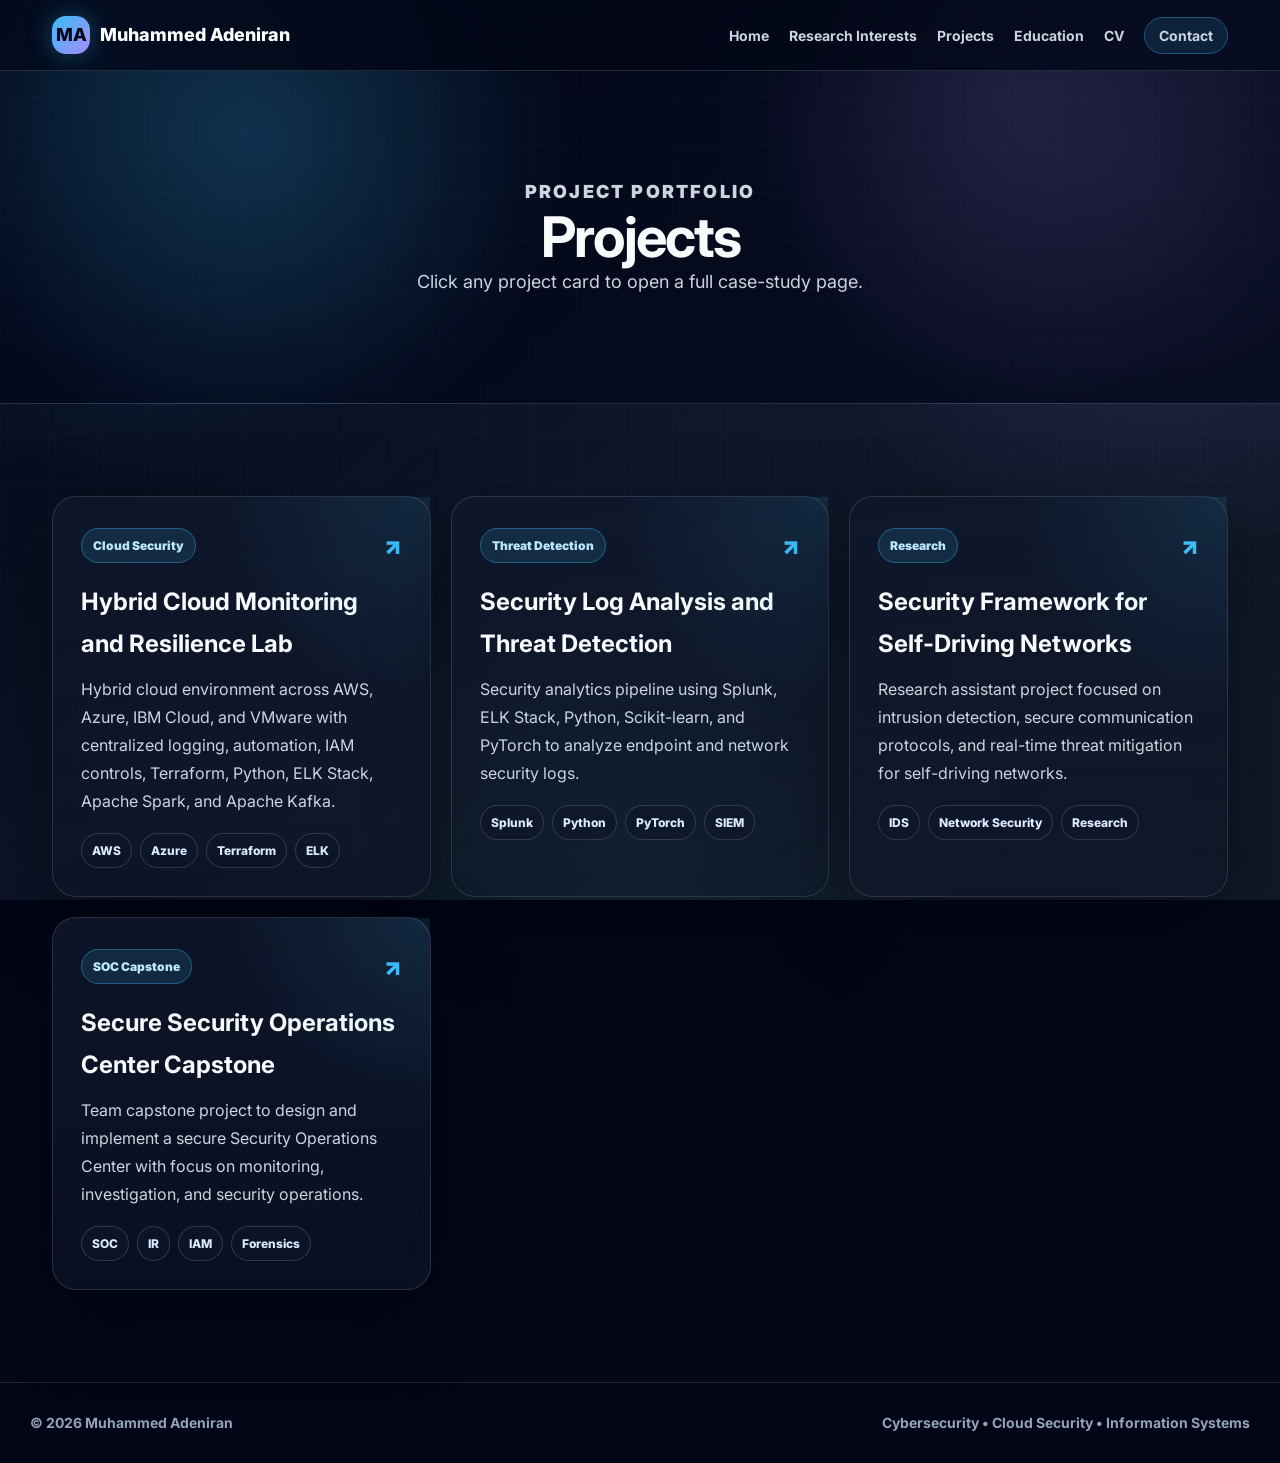
<file: projects.html>
<!DOCTYPE html>
<html lang="en">
<head>
  <meta charset="UTF-8" />
  <meta name="viewport" content="width=device-width, initial-scale=1.0" />
  <meta name="description" content="Muhammed Adeniran cybersecurity, cloud security, and information systems portfolio." />
  <title>Muhammed Adeniran | Projects</title>
  <link rel="stylesheet" href="style.css" />
</head>
<body>
<div class="page-bg"></div>
<header class="site-header">
  <nav class="navbar">
    <a href="index.html" class="logo">
      <span class="logo-mark">MA</span>
      <span>Muhammed Adeniran</span>
    </a>

    <button class="menu-toggle" id="menuToggle" aria-label="Open navigation menu">☰</button>

    <ul class="nav-links" id="navLinks">
      <li><a href="index.html">Home</a></li>
      <li><a href="research.html">Research Interests</a></li>
      <li><a href="projects.html">Projects</a></li>
      <li><a href="education.html">Education</a></li>
      <li><a href="cv.html">CV</a></li>
      <li><a href="contact.html" class="nav-cta">Contact</a></li>
    </ul>
  </nav>
</header>

<section class="page-header premium-page-header">
  <p class="eyebrow">Project Portfolio</p>
  <h1>Projects</h1>
  <p>Click any project card to open a full case-study page.</p>
</section>

<section class="section">
  <div class="projects-grid premium-projects">

    <a href="project-hybrid-cloud.html" class="project-card clickable-card">
      <div class="card-topline">
        <div class="project-tag">Cloud Security</div>
        <span class="card-arrow">↗</span>
      </div>
      <h3>Hybrid Cloud Monitoring and Resilience Lab</h3>
      <p>
        Hybrid cloud environment across AWS, Azure, IBM Cloud, and VMware with centralized logging,
        automation, IAM controls, Terraform, Python, ELK Stack, Apache Spark, and Apache Kafka.
      </p>
      <div class="card-skills">
        <span>AWS</span><span>Azure</span><span>Terraform</span><span>ELK</span>
      </div>
    </a>

    <a href="project-threat-detection.html" class="project-card clickable-card">
      <div class="card-topline">
        <div class="project-tag">Threat Detection</div>
        <span class="card-arrow">↗</span>
      </div>
      <h3>Security Log Analysis and Threat Detection</h3>
      <p>
        Security analytics pipeline using Splunk, ELK Stack, Python, Scikit-learn, and PyTorch
        to analyze endpoint and network security logs.
      </p>
      <div class="card-skills">
        <span>Splunk</span><span>Python</span><span>PyTorch</span><span>SIEM</span>
      </div>
    </a>

    <a href="project-self-driving-networks.html" class="project-card clickable-card">
      <div class="card-topline">
        <div class="project-tag">Research</div>
        <span class="card-arrow">↗</span>
      </div>
      <h3>Security Framework for Self-Driving Networks</h3>
      <p>
        Research assistant project focused on intrusion detection, secure communication protocols,
        and real-time threat mitigation for self-driving networks.
      </p>
      <div class="card-skills">
        <span>IDS</span><span>Network Security</span><span>Research</span>
      </div>
    </a>

    <a href="project-soc-capstone.html" class="project-card clickable-card">
      <div class="card-topline">
        <div class="project-tag">SOC Capstone</div>
        <span class="card-arrow">↗</span>
      </div>
      <h3>Secure Security Operations Center Capstone</h3>
      <p>
        Team capstone project to design and implement a secure Security Operations Center with focus
        on monitoring, investigation, and security operations.
      </p>
      <div class="card-skills">
        <span>SOC</span><span>IR</span><span>IAM</span><span>Forensics</span>
      </div>
    </a>

  </div>
</section>
<footer class="site-footer">
  <div class="footer-inner">
    <p>© 2026 Muhammed Adeniran</p>
    <p>Cybersecurity • Cloud Security • Information Systems</p>
  </div>
</footer>

<script src="script.js"></script>
</body>
</html>
</file>
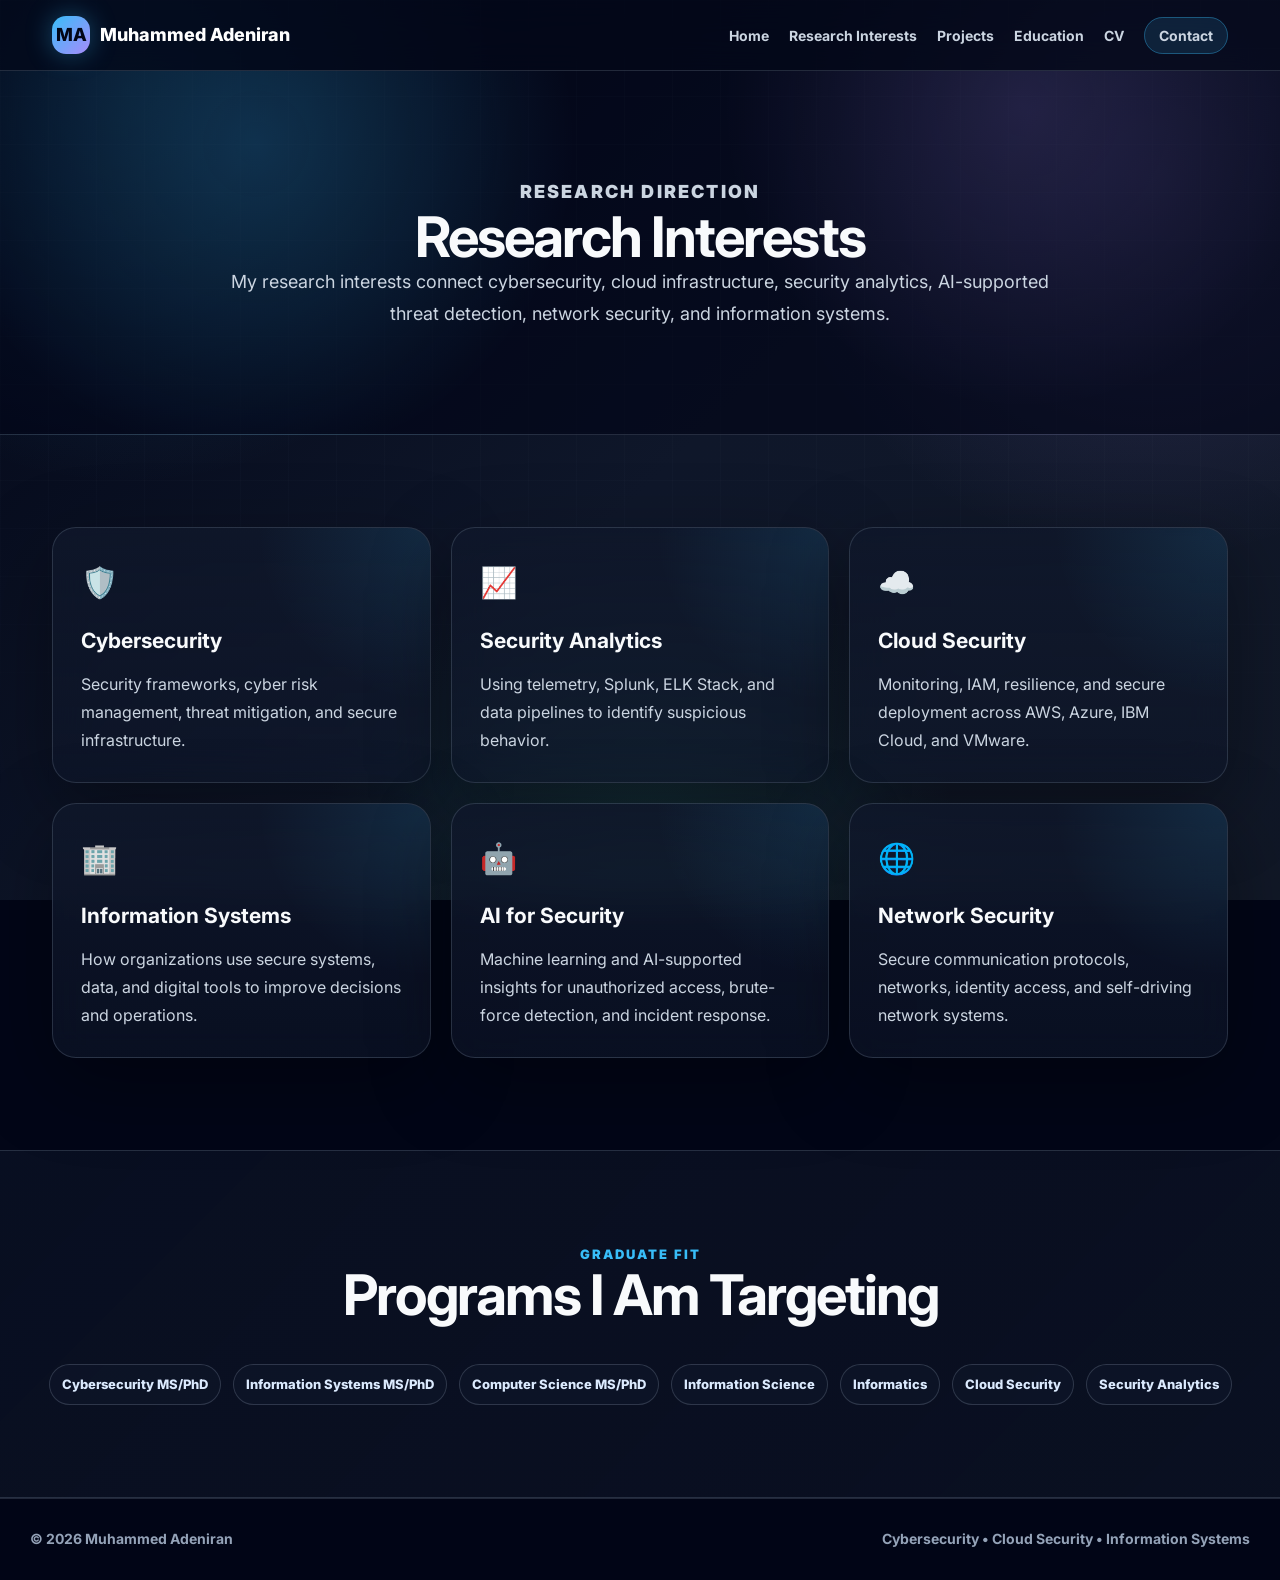
<file: research.html>
<!DOCTYPE html>
<html lang="en">
<head>
  <meta charset="UTF-8" />
  <meta name="viewport" content="width=device-width, initial-scale=1.0" />
  <meta name="description" content="Muhammed Adeniran cybersecurity, cloud security, and information systems portfolio." />
  <title>Muhammed Adeniran | Research Interests</title>
  <link rel="stylesheet" href="style.css" />
</head>
<body>
<div class="page-bg"></div>
<header class="site-header">
  <nav class="navbar">
    <a href="index.html" class="logo">
      <span class="logo-mark">MA</span>
      <span>Muhammed Adeniran</span>
    </a>

    <button class="menu-toggle" id="menuToggle" aria-label="Open navigation menu">☰</button>

    <ul class="nav-links" id="navLinks">
      <li><a href="index.html">Home</a></li>
      <li><a href="research.html">Research Interests</a></li>
      <li><a href="projects.html">Projects</a></li>
      <li><a href="education.html">Education</a></li>
      <li><a href="cv.html">CV</a></li>
      <li><a href="contact.html" class="nav-cta">Contact</a></li>
    </ul>
  </nav>
</header>

<section class="page-header premium-page-header">
  <p class="eyebrow">Research Direction</p>
  <h1>Research Interests</h1>
  <p>
    My research interests connect cybersecurity, cloud infrastructure, security analytics,
    AI-supported threat detection, network security, and information systems.
  </p>
</section>

<section class="section">
  <div class="interest-grid premium-grid">
    <div class="interest-card">
      <span class="mini-icon">🛡️</span>
      <h3>Cybersecurity</h3>
      <p>Security frameworks, cyber risk management, threat mitigation, and secure infrastructure.</p>
    </div>
    <div class="interest-card">
      <span class="mini-icon">📈</span>
      <h3>Security Analytics</h3>
      <p>Using telemetry, Splunk, ELK Stack, and data pipelines to identify suspicious behavior.</p>
    </div>
    <div class="interest-card">
      <span class="mini-icon">☁️</span>
      <h3>Cloud Security</h3>
      <p>Monitoring, IAM, resilience, and secure deployment across AWS, Azure, IBM Cloud, and VMware.</p>
    </div>
    <div class="interest-card">
      <span class="mini-icon">🏢</span>
      <h3>Information Systems</h3>
      <p>How organizations use secure systems, data, and digital tools to improve decisions and operations.</p>
    </div>
    <div class="interest-card">
      <span class="mini-icon">🤖</span>
      <h3>AI for Security</h3>
      <p>Machine learning and AI-supported insights for unauthorized access, brute-force detection, and incident response.</p>
    </div>
    <div class="interest-card">
      <span class="mini-icon">🌐</span>
      <h3>Network Security</h3>
      <p>Secure communication protocols, networks, identity access, and self-driving network systems.</p>
    </div>
  </div>
</section>

<section class="section glass-section">
  <div class="section-heading">
    <p class="section-label">Graduate Fit</p>
    <h2>Programs I Am Targeting</h2>
  </div>
  <div class="pill-cloud">
    <span>Cybersecurity MS/PhD</span>
    <span>Information Systems MS/PhD</span>
    <span>Computer Science MS/PhD</span>
    <span>Information Science</span>
    <span>Informatics</span>
    <span>Cloud Security</span>
    <span>Security Analytics</span>
  </div>
</section>
<footer class="site-footer">
  <div class="footer-inner">
    <p>© 2026 Muhammed Adeniran</p>
    <p>Cybersecurity • Cloud Security • Information Systems</p>
  </div>
</footer>

<script src="script.js"></script>
</body>
</html>
</file>
<file: style.css>
@import url('https://fonts.googleapis.com/css2?family=Inter:wght@400;500;600;700;800;900&display=swap');

:root {
  --bg: #020617;
  --panel: rgba(15, 23, 42, 0.78);
  --panel-solid: #0f172a;
  --text: #e5e7eb;
  --muted: #94a3b8;
  --white: #ffffff;
  --blue: #38bdf8;
  --blue2: #2563eb;
  --cyan: #22d3ee;
  --green: #34d399;
  --purple: #a78bfa;
  --border: rgba(148, 163, 184, 0.22);
  --shadow: 0 24px 80px rgba(0, 0, 0, 0.35);
}

* { margin: 0; padding: 0; box-sizing: border-box; }
html { scroll-behavior: smooth; }

body {
  font-family: 'Inter', Arial, sans-serif;
  background: var(--bg);
  color: var(--text);
  line-height: 1.75;
  overflow-x: hidden;
}

.page-bg {
  position: fixed;
  inset: 0;
  z-index: -2;
  background:
    radial-gradient(circle at 10% 10%, rgba(56,189,248,0.20), transparent 28%),
    radial-gradient(circle at 90% 20%, rgba(167,139,250,0.18), transparent 28%),
    radial-gradient(circle at 50% 95%, rgba(52,211,153,0.12), transparent 30%),
    linear-gradient(135deg, #020617 0%, #0f172a 52%, #111827 100%);
}

.page-bg::after {
  content: "";
  position: absolute;
  inset: 0;
  background-image:
    linear-gradient(rgba(148,163,184,0.06) 1px, transparent 1px),
    linear-gradient(90deg, rgba(148,163,184,0.06) 1px, transparent 1px);
  background-size: 48px 48px;
  mask-image: linear-gradient(to bottom, black, transparent 90%);
}

.site-header {
  width: 100%;
  background: rgba(2, 6, 23, 0.78);
  backdrop-filter: blur(18px);
  position: sticky;
  top: 0;
  z-index: 999;
  border-bottom: 1px solid var(--border);
}

.navbar {
  max-width: 1220px;
  margin: 0 auto;
  padding: 16px 22px;
  display: flex;
  justify-content: space-between;
  align-items: center;
}

.logo {
  color: var(--white);
  text-decoration: none;
  font-size: 18px;
  font-weight: 800;
  display: flex;
  align-items: center;
  gap: 10px;
}

.logo-mark {
  width: 38px;
  height: 38px;
  border-radius: 14px;
  display: grid;
  place-items: center;
  background: linear-gradient(135deg, var(--blue), var(--purple));
  color: #020617;
  box-shadow: 0 0 26px rgba(56,189,248,0.35);
}

.nav-links {
  display: flex;
  align-items: center;
  gap: 20px;
  list-style: none;
}

.nav-links a {
  color: #cbd5e1;
  text-decoration: none;
  font-size: 14px;
  font-weight: 700;
  transition: color .2s ease, background .2s ease;
}

.nav-links a:hover { color: var(--blue); }

.nav-cta {
  padding: 9px 14px;
  border-radius: 999px;
  background: rgba(56,189,248,0.12);
  border: 1px solid rgba(56,189,248,0.35);
}

.menu-toggle {
  display: none;
  border: none;
  background: transparent;
  color: #fff;
  font-size: 30px;
  cursor: pointer;
}

.hero, .premium-hero {
  position: relative;
  min-height: 91vh;
  display: flex;
  align-items: center;
  justify-content: center;
  padding: 90px 22px;
  text-align: center;
  overflow: hidden;
}

.hero-glow {
  position: absolute;
  border-radius: 999px;
  filter: blur(10px);
  opacity: .75;
}

.hero-glow-one {
  width: 360px;
  height: 360px;
  background: radial-gradient(circle, rgba(56,189,248,.22), transparent 65%);
  top: 10%;
  left: 8%;
}

.hero-glow-two {
  width: 460px;
  height: 460px;
  background: radial-gradient(circle, rgba(167,139,250,.18), transparent 65%);
  bottom: 2%;
  right: 4%;
}

.hero-content {
  position: relative;
  max-width: 980px;
  z-index: 2;
}

.status-pill {
  display: inline-flex;
  align-items: center;
  gap: 9px;
  padding: 9px 14px;
  border: 1px solid rgba(52,211,153,0.35);
  border-radius: 999px;
  background: rgba(52,211,153,0.10);
  color: #bbf7d0;
  font-size: 13px;
  font-weight: 800;
  margin-bottom: 18px;
}

.pulse-dot {
  width: 9px;
  height: 9px;
  background: var(--green);
  border-radius: 50%;
  box-shadow: 0 0 0 0 rgba(52,211,153,0.75);
  animation: pulse 1.8s infinite;
}

@keyframes pulse {
  70% { box-shadow: 0 0 0 10px rgba(52,211,153,0); }
  100% { box-shadow: 0 0 0 0 rgba(52,211,153,0); }
}

.eyebrow {
  color: var(--blue);
  font-weight: 900;
  text-transform: uppercase;
  letter-spacing: 2.2px;
  font-size: 13px;
  margin-bottom: 14px;
}

.hero h1 {
  font-size: clamp(46px, 8vw, 92px);
  line-height: .96;
  letter-spacing: -4px;
  margin-bottom: 18px;
  background: linear-gradient(135deg, #ffffff 0%, #bfdbfe 45%, #67e8f9 100%);
  -webkit-background-clip: text;
  color: transparent;
}

.hero h2 {
  font-size: clamp(18px, 2.7vw, 29px);
  font-weight: 700;
  color: #cbd5e1;
  margin-bottom: 22px;
}

.hero-text {
  max-width: 860px;
  margin: 0 auto 30px;
  font-size: 18px;
  color: #cbd5e1;
}

.btn {
  display: inline-block;
  padding: 14px 22px;
  border-radius: 999px;
  font-weight: 900;
  text-decoration: none;
  transition: transform .2s ease, box-shadow .2s ease, background .2s ease;
  margin: 6px;
}

.btn:hover {
  transform: translateY(-3px);
}

.primary-btn {
  color: #020617;
  background: linear-gradient(135deg, #67e8f9, #38bdf8, #60a5fa);
  box-shadow: 0 14px 40px rgba(56,189,248,0.24);
}

.glass-btn, .outline-btn {
  color: #e0f2fe;
  border: 1px solid rgba(148,163,184,0.35);
  background: rgba(15,23,42,0.55);
}

.outline-btn:hover, .glass-btn:hover {
  background: rgba(56,189,248,0.13);
}

.tech-strip {
  display: flex;
  flex-wrap: wrap;
  justify-content: center;
  gap: 10px;
  margin-top: 30px;
}

.tech-strip span, .pill-cloud span, .tool-tags span, .card-skills span {
  border: 1px solid rgba(148,163,184,0.25);
  background: rgba(15,23,42,0.68);
  color: #dbeafe;
  padding: 8px 12px;
  border-radius: 999px;
  font-size: 13px;
  font-weight: 800;
}

.stats-section {
  max-width: 1220px;
  margin: -50px auto 0;
  padding: 0 22px;
  display: grid;
  grid-template-columns: repeat(4, 1fr);
  gap: 16px;
  position: relative;
  z-index: 5;
}

.stat-card, .feature-card, .interest-card, .project-card, .premium-panel, .contact-card, .education-card, .experience-card {
  background: linear-gradient(180deg, rgba(15,23,42,0.88), rgba(15,23,42,0.58));
  border: 1px solid var(--border);
  border-radius: 24px;
  box-shadow: var(--shadow);
  backdrop-filter: blur(18px);
}

.stat-card {
  padding: 24px;
  text-align: center;
}

.stat-number {
  display: block;
  font-size: 38px;
  font-weight: 950;
  color: var(--blue);
  line-height: 1;
}

.stat-label {
  color: #cbd5e1;
  font-size: 13px;
  font-weight: 800;
}

.section {
  max-width: 1220px;
  margin: 0 auto;
  padding: 92px 22px;
}

.section-heading {
  text-align: center;
  margin-bottom: 40px;
}

.section-label {
  color: var(--blue);
  font-weight: 950;
  text-transform: uppercase;
  letter-spacing: 2px;
  font-size: 13px;
}

.section h2, .page-header h1 {
  color: #f8fafc;
  font-size: clamp(34px, 5vw, 56px);
  letter-spacing: -2px;
  line-height: 1.05;
}

.feature-grid {
  display: grid;
  grid-template-columns: 1.3fr 1fr 1fr;
  gap: 20px;
}

.two-feature-grid {
  grid-template-columns: repeat(2, 1fr);
}

.feature-card {
  padding: 28px;
  position: relative;
  overflow: hidden;
}

.large-feature {
  grid-row: span 2;
}

.feature-card::before, .project-card::before, .interest-card::before {
  content: "";
  position: absolute;
  inset: 0;
  background: radial-gradient(circle at top right, rgba(56,189,248,0.12), transparent 38%);
  pointer-events: none;
}

.feature-icon, .mini-icon {
  font-size: 30px;
  display: inline-block;
  margin-bottom: 14px;
}

.feature-card h3, .interest-card h3, .project-card h3, .contact-card h3, .education-card h2, .experience-card h3 {
  color: #f8fafc;
  font-size: 21px;
  margin-bottom: 10px;
}

.feature-card p, .interest-card p, .project-card p, .contact-card p, .education-card p, .experience-card p, .project-main p, .page-header p {
  color: #cbd5e1;
}

.spotlight-section, .glass-section {
  max-width: 100%;
  background: linear-gradient(135deg, rgba(15,23,42,0.55), rgba(30,41,59,0.28));
  border-top: 1px solid var(--border);
  border-bottom: 1px solid var(--border);
}

.spotlight-section > *, .glass-section > * {
  max-width: 1220px;
  margin-left: auto;
  margin-right: auto;
}

.spotlight-grid, .projects-grid, .interest-grid, .skills-grid, .contact-grid, .education-timeline, .course-grid {
  display: grid;
  gap: 20px;
}

.spotlight-grid {
  grid-template-columns: repeat(3, 1fr);
}

.spotlight-card, .project-card {
  color: inherit;
  text-decoration: none;
  padding: 28px;
  transition: transform .2s ease, border-color .2s ease, box-shadow .2s ease;
}

.spotlight-card {
  background: linear-gradient(180deg, rgba(15,23,42,0.88), rgba(15,23,42,0.58));
  border: 1px solid var(--border);
  border-radius: 24px;
  box-shadow: var(--shadow);
}

.spotlight-card:hover, .project-card:hover {
  transform: translateY(-7px);
  border-color: rgba(56,189,248,0.60);
  box-shadow: 0 28px 90px rgba(56,189,248,0.12);
}

.spotlight-card h3 {
  color: #fff;
  font-size: 23px;
  margin: 14px 0 12px;
}

.spotlight-card span {
  display: inline-block;
  margin-top: 12px;
  color: var(--blue);
  font-weight: 900;
}

.project-tag {
  display: inline-block;
  background: rgba(56,189,248,0.13);
  border: 1px solid rgba(56,189,248,0.35);
  color: #bae6fd;
  padding: 6px 11px;
  border-radius: 999px;
  font-size: 12px;
  font-weight: 900;
}

.premium-page-header {
  padding: 105px 22px;
  text-align: center;
  background:
    radial-gradient(circle at 20% 20%, rgba(56,189,248,0.20), transparent 30%),
    radial-gradient(circle at 80% 10%, rgba(167,139,250,0.14), transparent 28%),
    rgba(2,6,23,0.65);
  border-bottom: 1px solid var(--border);
}

.premium-page-header p {
  max-width: 870px;
  margin: 0 auto;
  font-size: 18px;
}

.premium-grid, .premium-projects {
  grid-template-columns: repeat(3, 1fr);
}

.interest-card {
  padding: 28px;
  position: relative;
  overflow: hidden;
}

.pill-cloud {
  display: flex;
  gap: 12px;
  flex-wrap: wrap;
  justify-content: center;
}

.card-topline {
  display: flex;
  align-items: center;
  justify-content: space-between;
  margin-bottom: 14px;
}

.card-arrow {
  color: var(--blue);
  font-size: 24px;
  font-weight: 900;
}

.project-card h3 {
  font-size: 24px;
}

.card-skills {
  display: flex;
  flex-wrap: wrap;
  gap: 8px;
  margin-top: 18px;
}

.card-skills span {
  padding: 6px 10px;
  font-size: 12px;
}

.project-detail-layout {
  display: grid;
  grid-template-columns: 1.55fr .85fr;
  gap: 24px;
  align-items: start;
}

.project-main {
  padding: 34px;
}

.project-main h2 {
  font-size: 28px;
  color: #f8fafc;
  margin: 26px 0 12px;
}

.project-main h2:first-child { margin-top: 0; }

.clean-list {
  padding-left: 0;
  list-style: none;
}

.clean-list li {
  margin-bottom: 12px;
  color: #cbd5e1;
  padding-left: 28px;
  position: relative;
}

.check-list li::before {
  content: "✓";
  color: var(--green);
  position: absolute;
  left: 0;
  font-weight: 950;
}

.premium-sidebar {
  padding: 28px;
  position: sticky;
  top: 92px;
}

.premium-sidebar h3 {
  color: #fff;
  margin-bottom: 18px;
}

.tool-tags {
  display: flex;
  flex-wrap: wrap;
  gap: 10px;
}

.project-nav-buttons {
  margin-top: 28px;
}

.education-timeline {
  grid-template-columns: repeat(2, 1fr);
}

.education-card, .experience-card {
  padding: 30px;
}

.edu-badge {
  width: 54px;
  height: 54px;
  border-radius: 18px;
  display: grid;
  place-items: center;
  background: linear-gradient(135deg, var(--blue), var(--purple));
  color: #020617;
  font-weight: 950;
  margin-bottom: 16px;
}

.degree {
  color: #dbeafe !important;
  font-weight: 900;
}

.course-grid {
  grid-template-columns: repeat(5, 1fr);
}

.course-grid span {
  background: rgba(15,23,42,0.70);
  border: 1px solid var(--border);
  padding: 13px 14px;
  border-radius: 999px;
  text-align: center;
  color: #dbeafe;
  font-size: 13px;
  font-weight: 850;
}

.skills-grid {
  grid-template-columns: repeat(3, 1fr);
}

.skill-box {
  padding: 26px;
  background: rgba(15,23,42,0.68);
  border: 1px solid var(--border);
  border-radius: 22px;
}

.skill-box h3 {
  color: #fff;
  margin-bottom: 12px;
}

.skill-box ul, .experience-card ul {
  padding-left: 20px;
}

.skill-box li, .experience-card li {
  color: #cbd5e1;
  margin-bottom: 8px;
}

.cv-box {
  max-width: 850px;
  margin: 0 auto;
  text-align: center;
  padding: 38px;
}

.contact-grid {
  grid-template-columns: repeat(3, 1fr);
}

.contact-card {
  padding: 32px;
}

.contact-card a {
  color: var(--blue);
  font-weight: 900;
}

.contact-note {
  max-width: 820px;
  margin: 34px auto 0;
  padding: 24px;
}

.site-footer {
  border-top: 1px solid var(--border);
  background: rgba(2,6,23,0.80);
  padding: 28px 22px;
}

.footer-inner {
  max-width: 1220px;
  margin: 0 auto;
  display: flex;
  justify-content: space-between;
  gap: 16px;
  color: #94a3b8;
  font-size: 14px;
  font-weight: 700;
}

@media (max-width: 980px) {
  .stats-section,
  .feature-grid,
  .spotlight-grid,
  .premium-grid,
  .premium-projects,
  .skills-grid,
  .contact-grid,
  .education-timeline,
  .course-grid {
    grid-template-columns: repeat(2, 1fr);
  }

  .large-feature { grid-row: auto; }
  .project-detail-layout { grid-template-columns: 1fr; }
  .premium-sidebar { position: static; }
}

@media (max-width: 760px) {
  .menu-toggle { display: block; }

  .nav-links {
    position: absolute;
    top: 70px;
    right: 12px;
    left: 12px;
    background: rgba(2,6,23,0.96);
    border: 1px solid var(--border);
    border-radius: 22px;
    flex-direction: column;
    align-items: center;
    gap: 16px;
    padding: 22px 0;
    display: none;
  }

  .nav-links.active { display: flex; }

  .hero h1 { letter-spacing: -2px; }
  .hero { min-height: auto; padding: 80px 20px; }

  .stats-section {
    margin-top: 0;
    padding-top: 24px;
  }

  .stats-section,
  .feature-grid,
  .spotlight-grid,
  .premium-grid,
  .premium-projects,
  .skills-grid,
  .contact-grid,
  .education-timeline,
  .course-grid {
    grid-template-columns: 1fr;
  }

  .section { padding: 70px 20px; }
  .footer-inner { flex-direction: column; text-align: center; }
}
</file>
